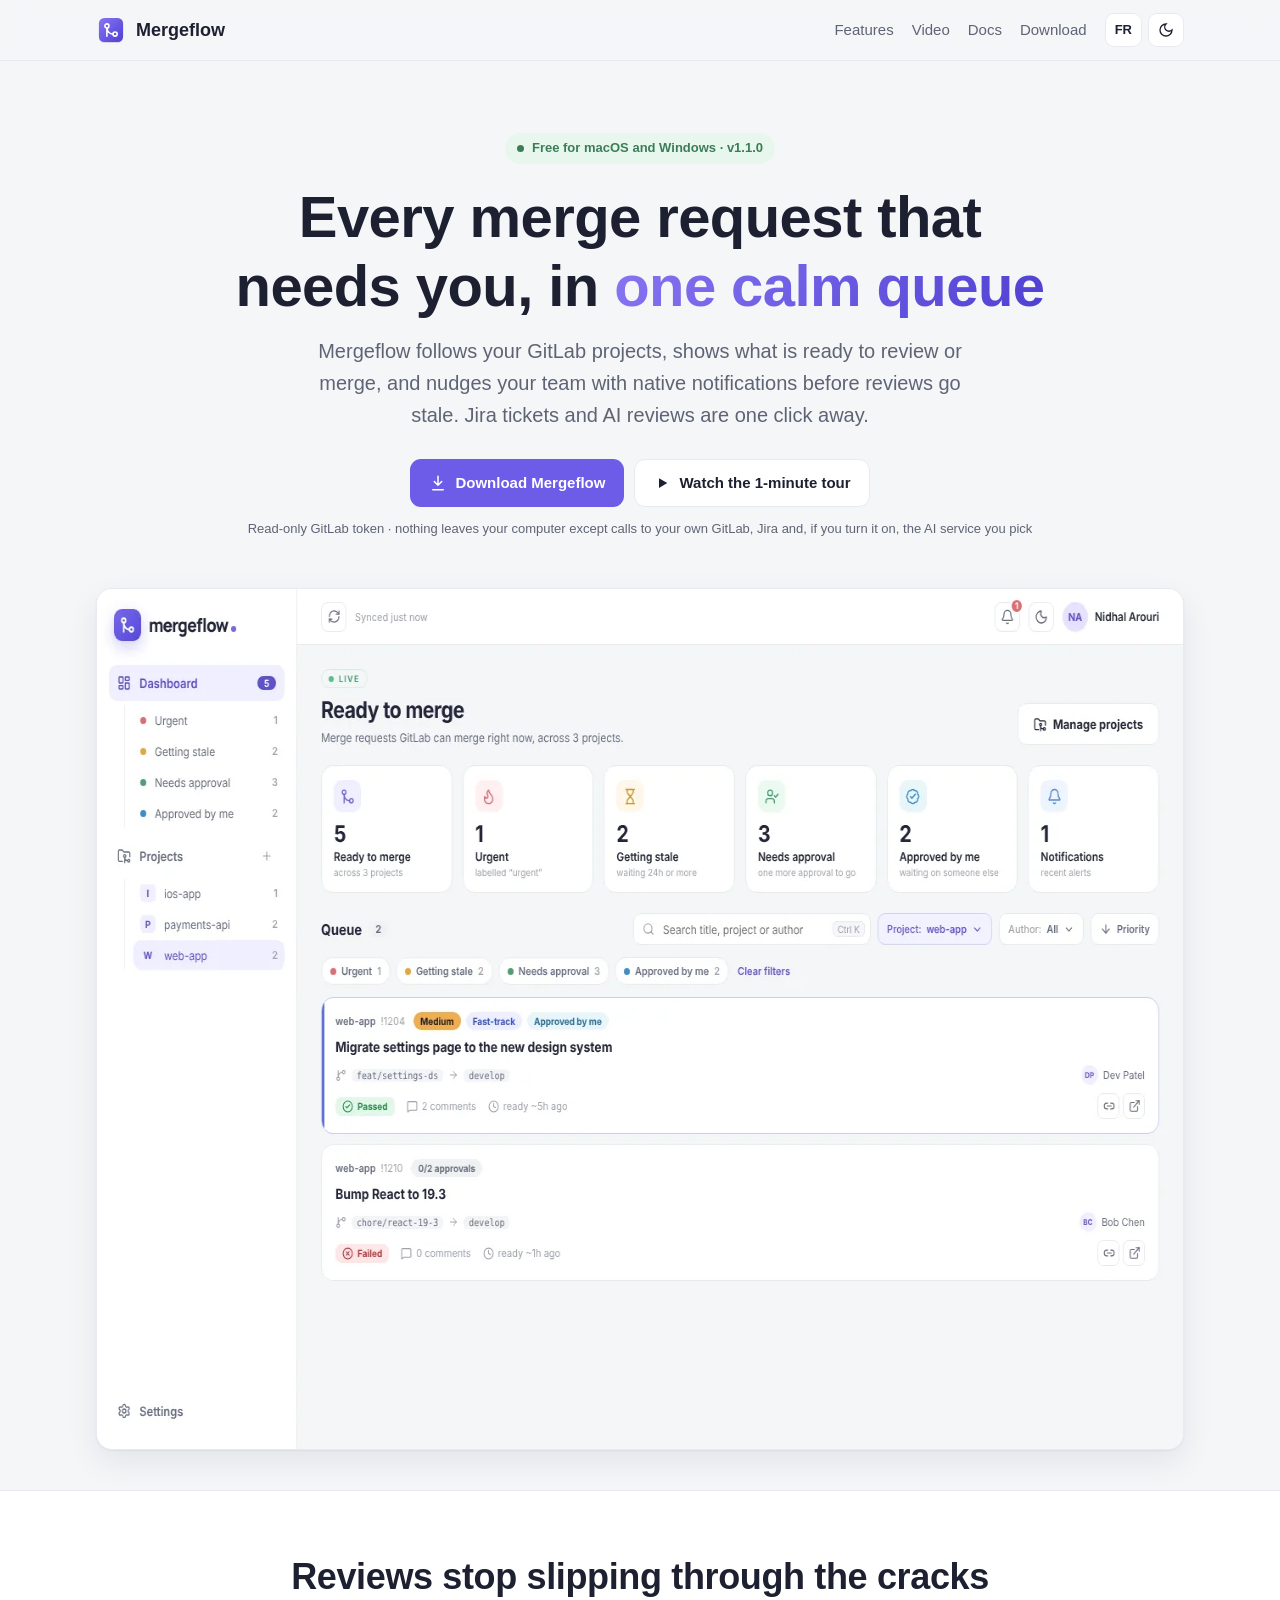
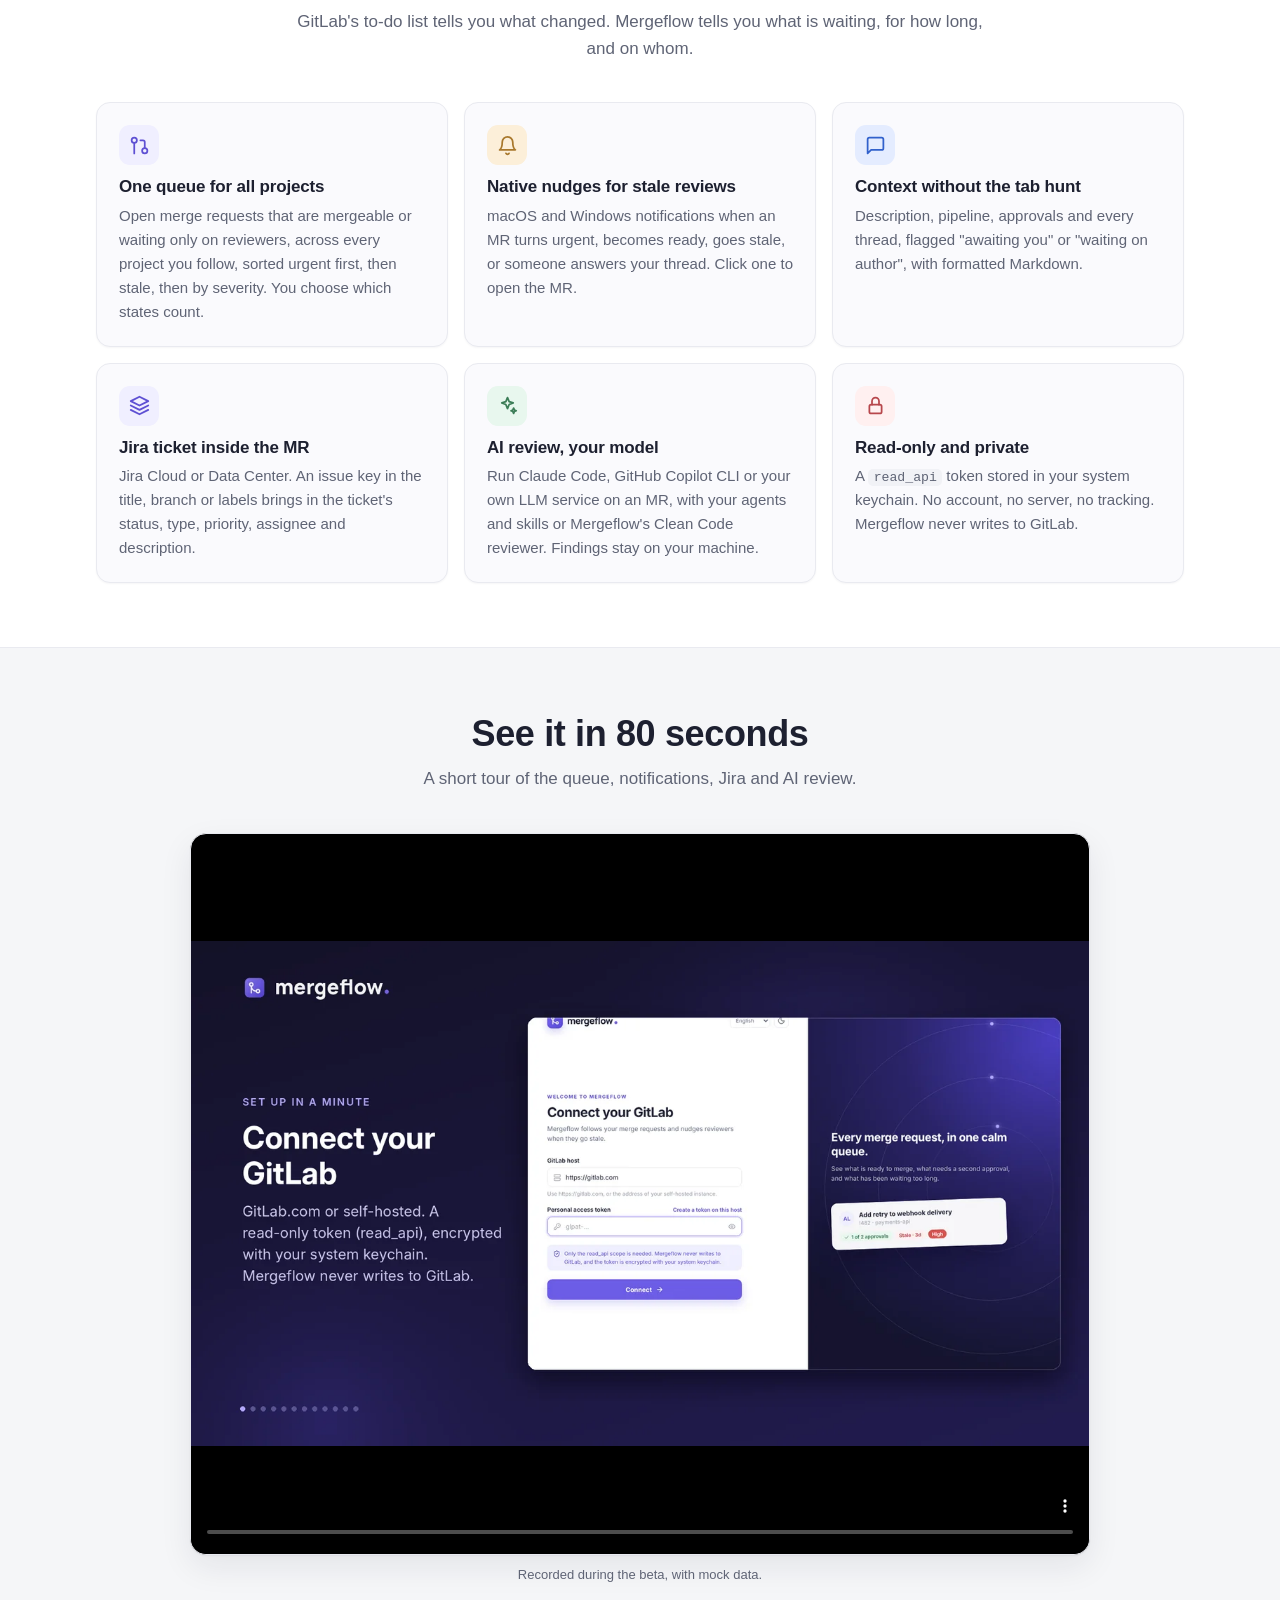
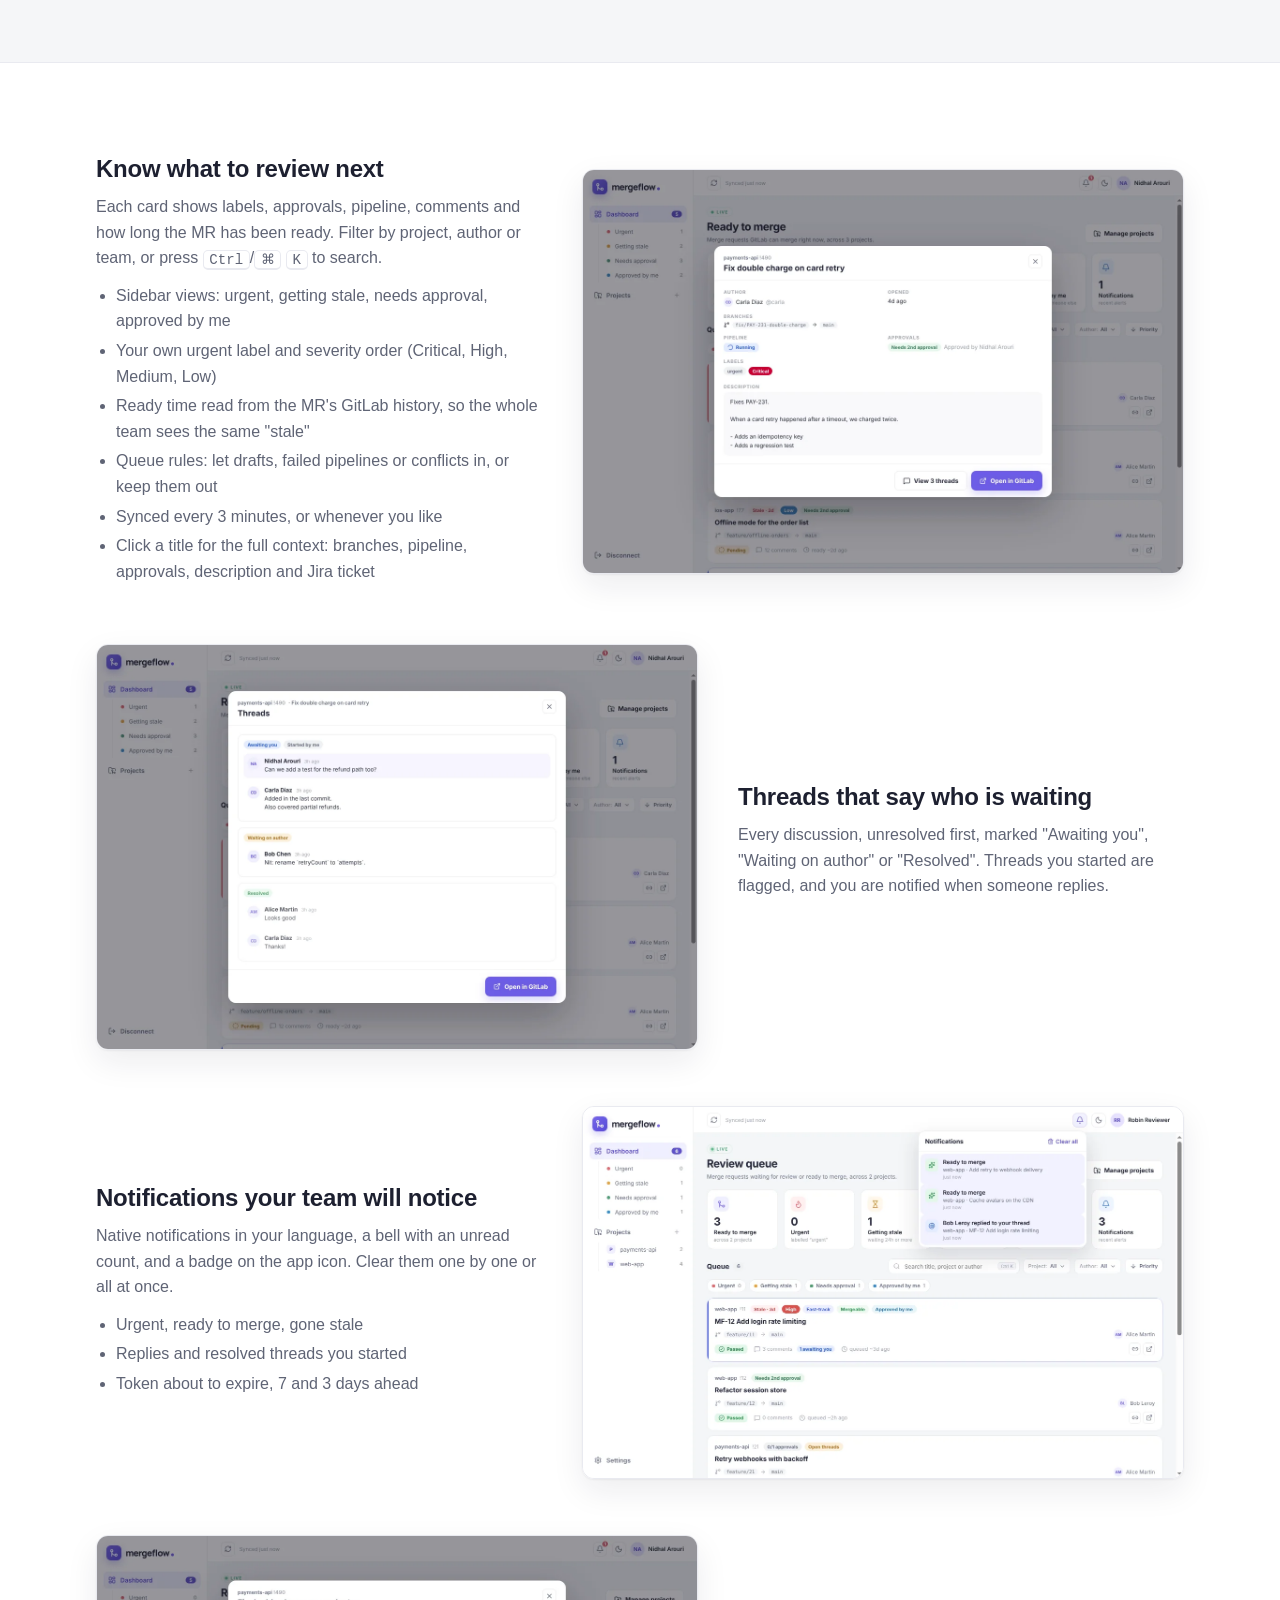
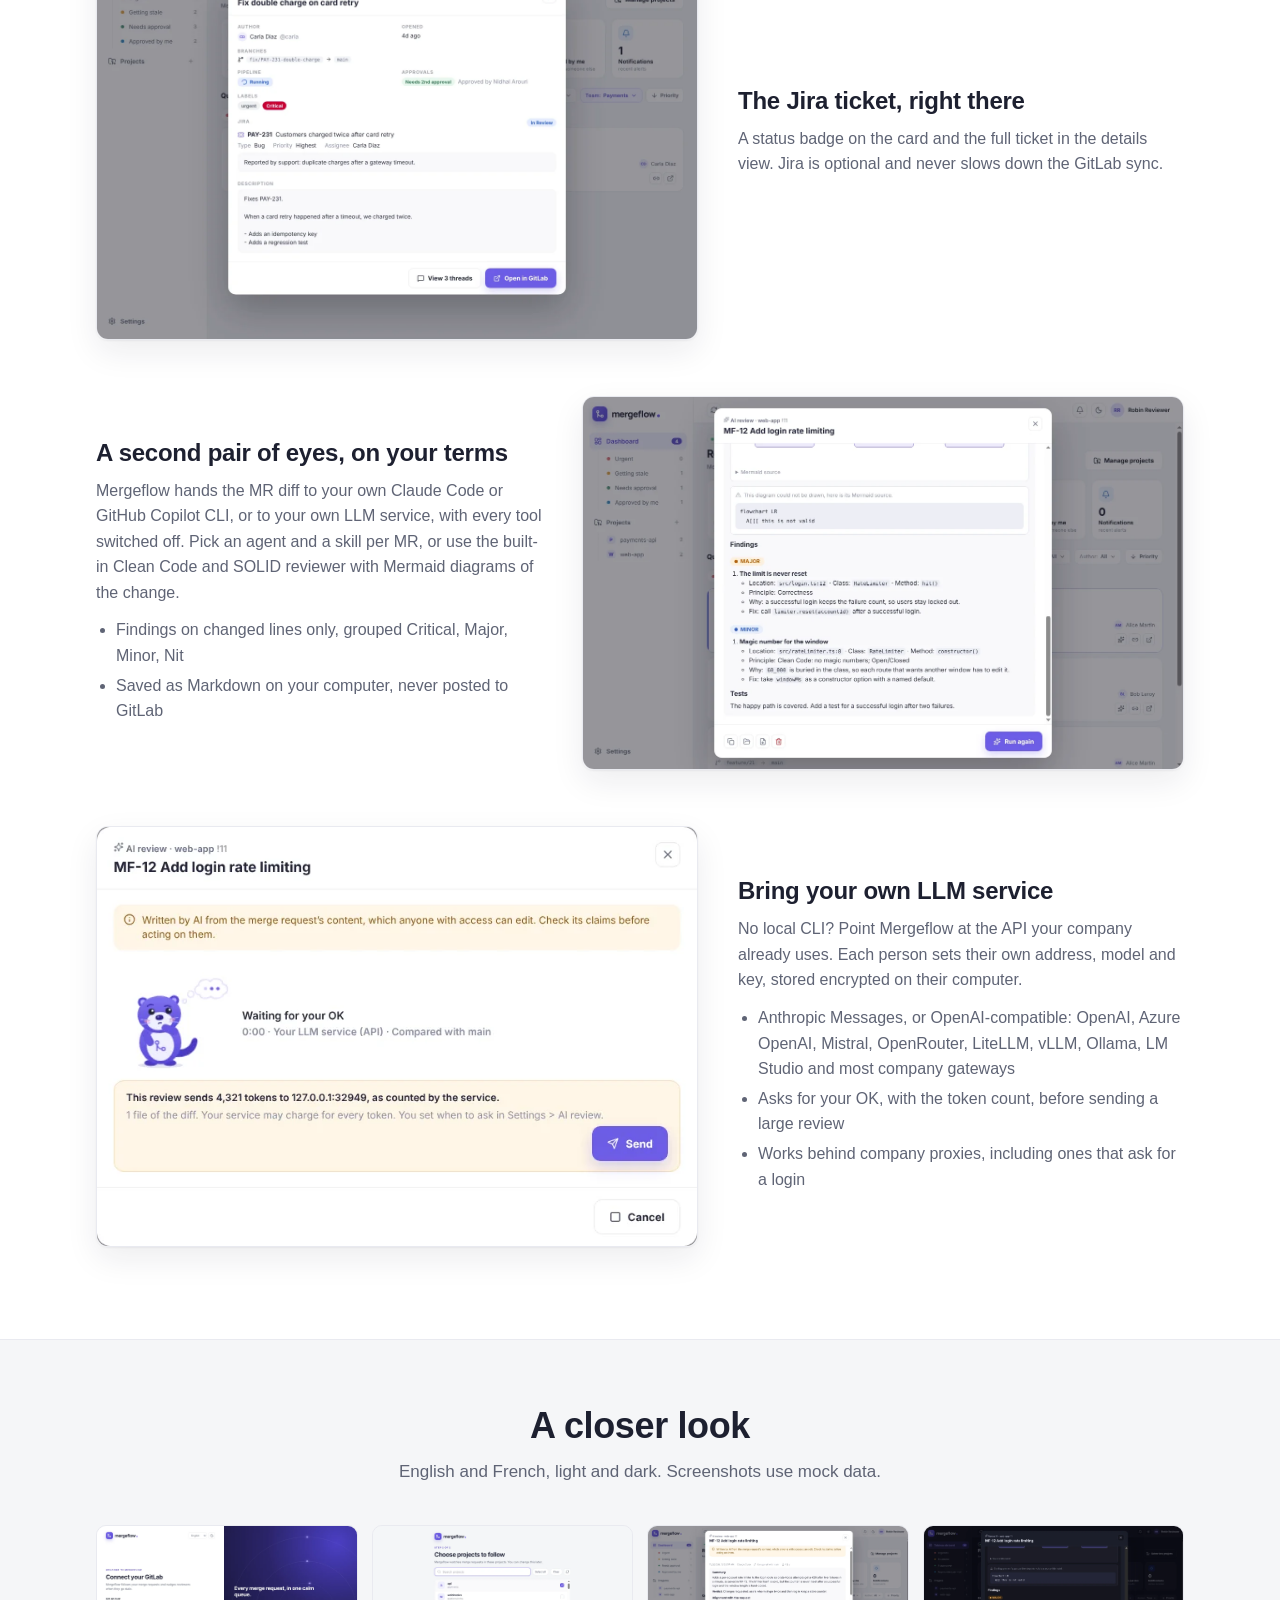
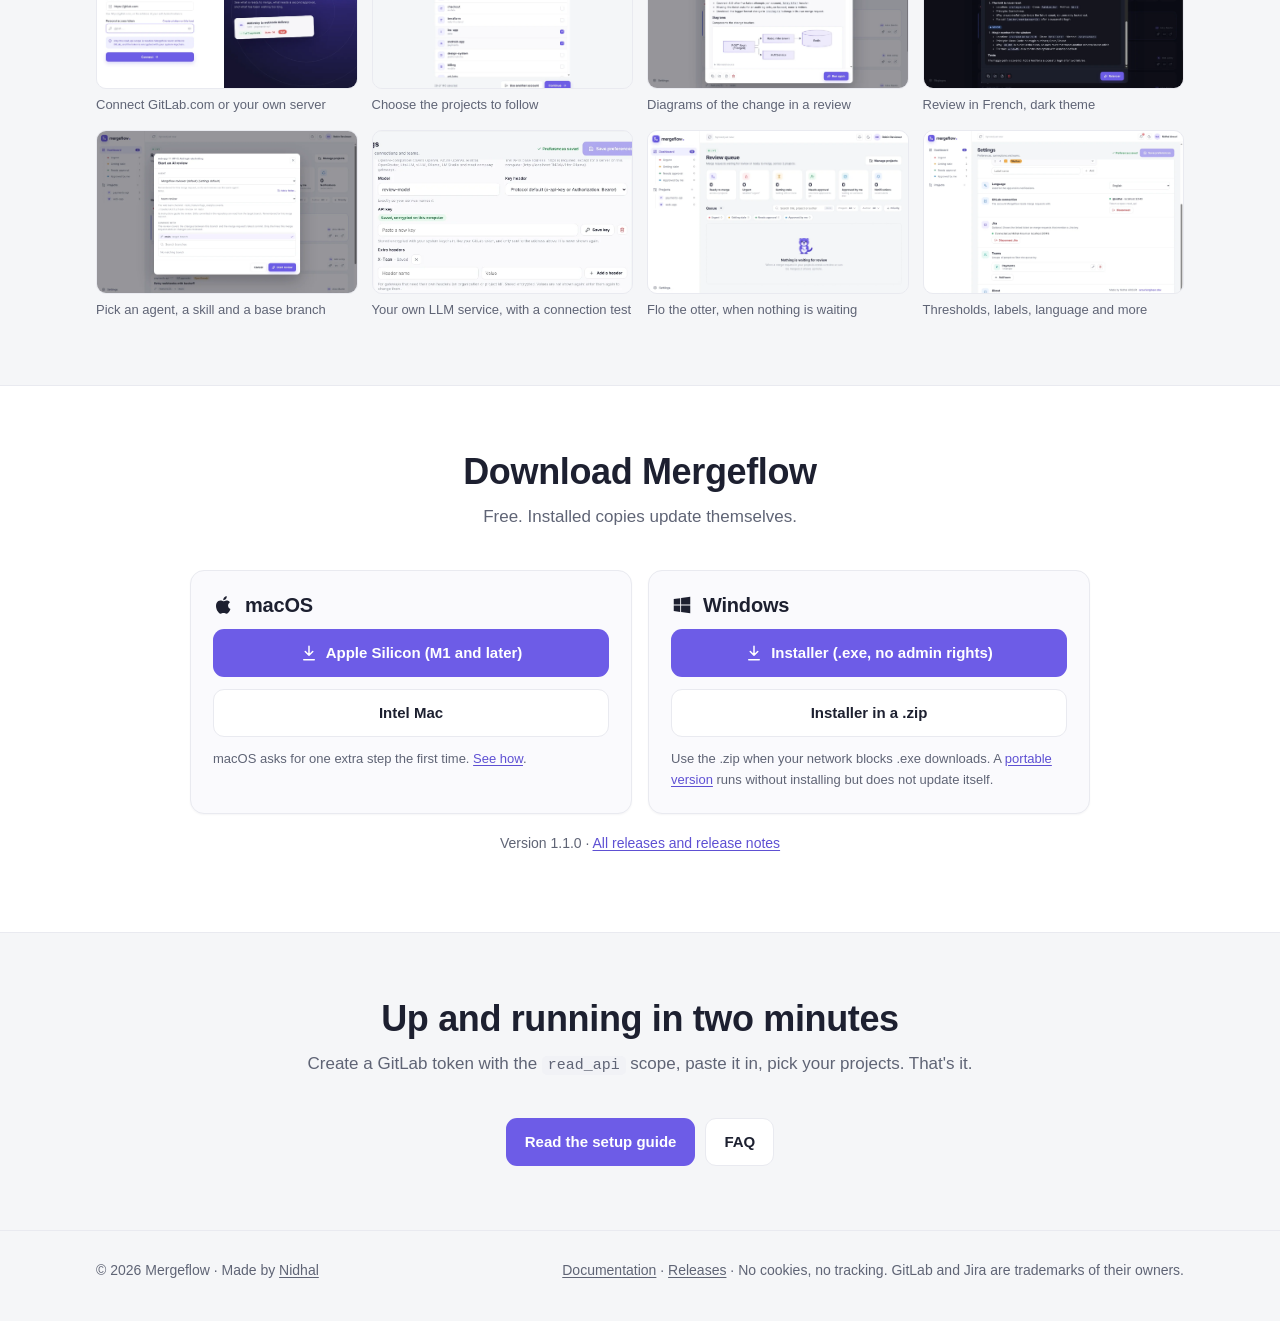
<file: site/index.html>
<!doctype html>
<html lang="en" data-lang="en">
<head>
  <meta charset="utf-8">
  <meta name="viewport" content="width=device-width, initial-scale=1">
  <title>Mergeflow: your GitLab merge requests, in one calm queue</title>
  <meta name="title-en" content="Mergeflow: your GitLab merge requests, in one calm queue">
  <meta name="title-fr" content="Mergeflow : vos merge requests GitLab, dans une seule file">
  <meta name="description" content="Mergeflow is a free desktop app for macOS and Windows that shows every GitLab merge request waiting for you, nudges your team about stale reviews with native notifications, shows linked Jira tickets and runs AI reviews with your own Claude Code, GitHub Copilot or LLM service.">
  <meta name="color-scheme" content="light dark">
  <meta property="og:title" content="Mergeflow">
  <meta property="og:description" content="Every GitLab merge request that needs you, in one calm queue. Native notifications for stale reviews, Jira context and AI review with your own CLI or LLM service.">
  <meta property="og:type" content="website">
  <meta property="og:image" content="assets/img/poster.webp">
  <link rel="icon" href="assets/img/icon.svg" type="image/svg+xml">
  <link rel="icon" href="assets/img/icon.png" type="image/png">
  <link rel="stylesheet" href="assets/site.css">
  <script src="assets/site.js"></script>
</head>
<body>
<a class="skip" href="#main"><span lang="en">Skip to content</span><span lang="fr">Aller au contenu</span></a>

<header class="top">
  <div class="wrap">
    <a class="brand" href="./"><img src="assets/img/icon.svg" alt="" width="30" height="30">Mergeflow</a>
    <nav class="nav" aria-label="Main">
      <a class="hide-sm" href="#features"><span lang="en">Features</span><span lang="fr">Fonctionnalités</span></a>
      <a class="hide-sm" href="#video"><span lang="en">Video</span><span lang="fr">Vidéo</span></a>
      <a href="docs.html"><span lang="en">Docs</span><span lang="fr">Docs</span></a>
      <a href="#download"><span lang="en">Download</span><span lang="fr">Télécharger</span></a>
      <div class="tools">
        <button class="icon-btn" id="lang-toggle" type="button" title="Français / English"><span lang="en">FR</span><span lang="fr">EN</span></button>
        <button class="icon-btn" id="theme-toggle" type="button" aria-label="Light or dark theme">
          <svg class="theme-light-icon" viewBox="0 0 24 24" fill="none" stroke="currentColor" stroke-width="2" stroke-linecap="round" aria-hidden="true"><path d="M12 3a6 6 0 0 0 9 9 9 9 0 1 1-9-9Z"/></svg>
          <svg class="theme-dark-icon" viewBox="0 0 24 24" fill="none" stroke="currentColor" stroke-width="2" stroke-linecap="round" aria-hidden="true"><circle cx="12" cy="12" r="4"/><path d="M12 2v2M12 20v2M4.9 4.9l1.4 1.4M17.7 17.7l1.4 1.4M2 12h2M20 12h2M6.3 17.7l-1.4 1.4M19.1 4.9l-1.4 1.4"/></svg>
        </button>
      </div>
    </nav>
  </div>
</header>

<main id="main">
  <!-- Hero -->
  <div class="hero">
    <div class="wrap">
      <span class="eyebrow"><span class="dot"></span><span lang="en">Free for macOS and Windows · v1.1.0</span><span lang="fr">Gratuit pour macOS et Windows · v1.1.0</span></span>
      <h1>
        <span lang="en">Every merge request that needs you, in <span class="grad">one calm queue</span></span>
        <span lang="fr">Toutes les merge requests qui vous attendent, dans <span class="grad">une seule file</span></span>
      </h1>
      <p class="lead">
        <span lang="en">Mergeflow follows your GitLab projects, shows what is ready to review or merge, and nudges your team with native notifications before reviews go stale. Jira tickets and AI reviews are one click away.</span>
        <span lang="fr">Mergeflow suit vos projets GitLab, montre ce qui est prêt à relire ou à fusionner, et relance l'équipe par des notifications natives avant qu'une revue ne traîne. Les tickets Jira et les revues IA sont à un clic.</span>
      </p>
      <div class="cta">
        <a class="btn btn-primary" href="#download">
          <svg viewBox="0 0 24 24" fill="none" stroke="currentColor" stroke-width="2" stroke-linecap="round" stroke-linejoin="round" aria-hidden="true"><path d="M12 3v12M7 10l5 5 5-5M5 21h14"/></svg>
          <span lang="en">Download Mergeflow</span><span lang="fr">Télécharger Mergeflow</span>
        </a>
        <a class="btn btn-ghost" href="#video">
          <svg viewBox="0 0 24 24" fill="currentColor" aria-hidden="true"><path d="M8 5.5v13l11-6.5z"/></svg>
          <span lang="en">Watch the 1-minute tour</span><span lang="fr">Voir la visite d'une minute</span>
        </a>
      </div>
      <p class="cta-note"><span lang="en">Read-only GitLab token · nothing leaves your computer except calls to your own GitLab, Jira and, if you turn it on, the AI service you pick</span><span lang="fr">Jeton GitLab en lecture seule · rien ne quitte votre ordinateur, sauf les appels à votre GitLab, à votre Jira et, si vous l'activez, au service IA choisi</span></p>
      <div class="shot">
        <img src="assets/img/sidebar.webp" width="1280" height="860" alt="Mergeflow dashboard: a queue of merge requests with urgent, stale and approval status, filters and a sidebar of projects">
      </div>
    </div>
  </div>

  <!-- Why -->
  <section id="features" class="alt">
    <div class="wrap">
      <div class="section-head">
        <h2><span lang="en">Reviews stop slipping through the cracks</span><span lang="fr">Plus aucune revue n'est oubliée</span></h2>
        <p><span lang="en">GitLab's to-do list tells you what changed. Mergeflow tells you what is waiting, for how long, and on whom.</span><span lang="fr">La liste de tâches de GitLab dit ce qui a changé. Mergeflow dit ce qui attend, depuis combien de temps, et qui doit agir.</span></p>
      </div>
      <div class="grid">
        <div class="card">
          <div class="ico purple"><svg viewBox="0 0 24 24" fill="none" stroke="currentColor" stroke-width="2" stroke-linecap="round" stroke-linejoin="round" aria-hidden="true"><circle cx="6" cy="6" r="3"/><circle cx="18" cy="18" r="3"/><path d="M6 9v12M13 6h3a2 2 0 0 1 2 2v7"/></svg></div>
          <h3><span lang="en">One queue for all projects</span><span lang="fr">Une file pour tous les projets</span></h3>
          <p><span lang="en">Open merge requests that are mergeable or waiting only on reviewers, across every project you follow, sorted urgent first, then stale, then by severity. You choose which states count.</span><span lang="fr">Les merge requests ouvertes, fusionnables ou qui n'attendent que des relecteurs, sur tous vos projets, triées : urgentes, puis en retard, puis par gravité. Vous choisissez les états retenus.</span></p>
        </div>
        <div class="card">
          <div class="ico amber"><svg viewBox="0 0 24 24" fill="none" stroke="currentColor" stroke-width="2" stroke-linecap="round" stroke-linejoin="round" aria-hidden="true"><path d="M6 8a6 6 0 0 1 12 0c0 7 3 9 3 9H3s3-2 3-9"/><path d="M10.3 21a1.9 1.9 0 0 0 3.4 0"/></svg></div>
          <h3><span lang="en">Native nudges for stale reviews</span><span lang="fr">Des relances natives pour les revues en retard</span></h3>
          <p><span lang="en">macOS and Windows notifications when an MR turns urgent, becomes ready, goes stale, or someone answers your thread. Click one to open the MR.</span><span lang="fr">Des notifications macOS et Windows quand une MR devient urgente, prête, en retard, ou qu'on répond à votre fil. Un clic ouvre la MR.</span></p>
        </div>
        <div class="card">
          <div class="ico blue"><svg viewBox="0 0 24 24" fill="none" stroke="currentColor" stroke-width="2" stroke-linecap="round" stroke-linejoin="round" aria-hidden="true"><path d="M21 15a2 2 0 0 1-2 2H7l-4 4V5a2 2 0 0 1 2-2h14a2 2 0 0 1 2 2z"/></svg></div>
          <h3><span lang="en">Context without the tab hunt</span><span lang="fr">Le contexte, sans chercher l'onglet</span></h3>
          <p><span lang="en">Description, pipeline, approvals and every thread, flagged "awaiting you" or "waiting on author", with formatted Markdown.</span><span lang="fr">Description, pipeline, approbations et chaque fil de discussion, marqué « vous attend » ou « attend l'auteur », avec le Markdown mis en forme.</span></p>
        </div>
        <div class="card">
          <div class="ico purple"><svg viewBox="0 0 24 24" fill="none" stroke="currentColor" stroke-width="2" stroke-linecap="round" stroke-linejoin="round" aria-hidden="true"><path d="M12 2 2 7l10 5 10-5-10-5Z"/><path d="m2 17 10 5 10-5M2 12l10 5 10-5"/></svg></div>
          <h3><span lang="en">Jira ticket inside the MR</span><span lang="fr">Le ticket Jira dans la MR</span></h3>
          <p><span lang="en">Jira Cloud or Data Center. An issue key in the title, branch or labels brings in the ticket's status, type, priority, assignee and description.</span><span lang="fr">Jira Cloud ou Data Center. Une clé de ticket dans le titre, la branche ou les labels affiche son statut, son type, sa priorité, son assigné et sa description.</span></p>
        </div>
        <div class="card">
          <div class="ico green"><svg viewBox="0 0 24 24" fill="none" stroke="currentColor" stroke-width="2" stroke-linecap="round" stroke-linejoin="round" aria-hidden="true"><path d="M12 3l1.9 4.6L18.5 9l-4.6 1.9L12 15.5l-1.9-4.6L5.5 9l4.6-1.4z"/><path d="M19 15l.9 2.1L22 18l-2.1.9L19 21l-.9-2.1L16 18l2.1-.9z"/></svg></div>
          <h3><span lang="en">AI review, your model</span><span lang="fr">Revue IA, avec votre modèle</span></h3>
          <p><span lang="en">Run Claude Code, GitHub Copilot CLI or your own LLM service on an MR, with your agents and skills or Mergeflow's Clean Code reviewer. Findings stay on your machine.</span><span lang="fr">Lancez Claude Code, GitHub Copilot CLI ou votre propre service LLM sur une MR, avec vos agents et vos skills ou le relecteur Clean Code de Mergeflow. Les remarques restent sur votre machine.</span></p>
        </div>
        <div class="card">
          <div class="ico red"><svg viewBox="0 0 24 24" fill="none" stroke="currentColor" stroke-width="2" stroke-linecap="round" stroke-linejoin="round" aria-hidden="true"><rect x="5" y="11" width="14" height="10" rx="2"/><path d="M8 11V7a4 4 0 0 1 8 0v4"/></svg></div>
          <h3><span lang="en">Read-only and private</span><span lang="fr">Lecture seule et privé</span></h3>
          <p><span lang="en">A <code>read_api</code> token stored in your system keychain. No account, no server, no tracking. Mergeflow never writes to GitLab.</span><span lang="fr">Un jeton <code>read_api</code> rangé dans le trousseau du système. Pas de compte, pas de serveur, pas de pistage. Mergeflow n'écrit jamais dans GitLab.</span></p>
        </div>
      </div>
    </div>
  </section>

  <!-- Video -->
  <section id="video">
    <div class="wrap">
      <div class="section-head">
        <h2><span lang="en">See it in 80 seconds</span><span lang="fr">Découvrez-le en 80 secondes</span></h2>
        <p><span lang="en">A short tour of the queue, notifications, Jira and AI review.</span><span lang="fr">Une courte visite de la file, des notifications, de Jira et de la revue IA.</span></p>
      </div>
      <div class="video-box">
        <video lang="en" controls preload="none" playsinline poster="assets/img/poster.webp" width="1280" height="720">
          <source src="assets/video/mergeflow-en.mp4" type="video/mp4">
          Your browser cannot play this video. <a href="assets/video/mergeflow-en.mp4">Download it</a>.
        </video>
        <video lang="fr" controls preload="none" playsinline poster="assets/img/poster.webp" width="1280" height="720">
          <source src="assets/video/mergeflow-fr.mp4" type="video/mp4">
          Votre navigateur ne peut pas lire cette vidéo. <a href="assets/video/mergeflow-fr.mp4">Téléchargez-la</a>.
        </video>
      </div>
      <p class="video-note"><span lang="en">Recorded during the beta, with mock data.</span><span lang="fr">Enregistrée pendant la bêta, avec des données fictives. Voix française entraînée sur le corpus SIWIS (CC BY 4.0).</span></p>
    </div>
  </section>

  <!-- Feature tour -->
  <section class="alt">
    <div class="wrap">
      <div class="feature">
        <div class="feature-text">
          <h3><span lang="en">Know what to review next</span><span lang="fr">Savoir quoi relire ensuite</span></h3>
          <p><span lang="en">Each card shows labels, approvals, pipeline, comments and how long the MR has been ready. Filter by project, author or team, or press <kbd>Ctrl</kbd>/<kbd>⌘</kbd> <kbd>K</kbd> to search.</span><span lang="fr">Chaque carte affiche les labels, les approbations, le pipeline, les commentaires et depuis quand la MR est prête. Filtrez par projet, auteur ou équipe, ou cherchez avec <kbd>Ctrl</kbd>/<kbd>⌘</kbd> <kbd>K</kbd>.</span></p>
          <ul>
            <li><span lang="en">Sidebar views: urgent, getting stale, needs approval, approved by me</span><span lang="fr">Vues : urgentes, bientôt en retard, à approuver, approuvées par moi</span></li>
            <li><span lang="en">Your own urgent label and severity order (Critical, High, Medium, Low)</span><span lang="fr">Votre label d'urgence et votre ordre de gravité (Critical, High, Medium, Low)</span></li>
            <li><span lang="en">Ready time read from the MR's GitLab history, so the whole team sees the same "stale"</span><span lang="fr">Heure « prête depuis » lue dans l'historique GitLab de la MR : toute l'équipe voit le même retard</span></li>
            <li><span lang="en">Queue rules: let drafts, failed pipelines or conflicts in, or keep them out</span><span lang="fr">Règles de la file : acceptez ou écartez brouillons, pipelines en échec et conflits</span></li>
            <li><span lang="en">Synced every 3 minutes, or whenever you like</span><span lang="fr">Synchronisé toutes les 3 minutes, ou à la demande</span></li>
            <li><span lang="en">Click a title for the full context: branches, pipeline, approvals, description and Jira ticket</span><span lang="fr">Un clic sur le titre affiche tout le contexte : branches, pipeline, approbations, description et ticket Jira</span></li>
          </ul>
        </div>
        <img src="assets/img/details.webp" width="1280" height="860" loading="lazy" alt="Merge request details with author, branches, pipeline, approvals, labels and the linked Jira ticket">
      </div>
      <div class="feature flip">
        <div class="feature-text">
          <h3><span lang="en">Threads that say who is waiting</span><span lang="fr">Des fils qui disent qui attend</span></h3>
          <p><span lang="en">Every discussion, unresolved first, marked "Awaiting you", "Waiting on author" or "Resolved". Threads you started are flagged, and you are notified when someone replies.</span><span lang="fr">Chaque discussion, les non résolues d'abord, marquée « Vous attend », « Attend l'auteur » ou « Résolue ». Les fils que vous avez ouverts sont signalés, et vous êtes prévenu quand quelqu'un répond.</span></p>
        </div>
        <img src="assets/img/threads.webp" width="1280" height="860" loading="lazy" alt="Threads modal listing discussions with their status">
      </div>
      <div class="feature">
        <div class="feature-text">
          <h3><span lang="en">Notifications your team will notice</span><span lang="fr">Des notifications que l'équipe remarque</span></h3>
          <p><span lang="en">Native notifications in your language, a bell with an unread count, and a badge on the app icon. Clear them one by one or all at once.</span><span lang="fr">Des notifications natives dans votre langue, une cloche avec le nombre de non-lues et un badge sur l'icône de l'application. Effacez-les une par une ou toutes d'un coup.</span></p>
          <ul>
            <li><span lang="en">Urgent, ready to merge, gone stale</span><span lang="fr">Urgente, prête à fusionner, en retard</span></li>
            <li><span lang="en">Replies and resolved threads you started</span><span lang="fr">Réponses et résolutions sur vos fils</span></li>
            <li><span lang="en">Token about to expire, 7 and 3 days ahead</span><span lang="fr">Jeton bientôt expiré, 7 et 3 jours avant</span></li>
          </ul>
        </div>
        <img src="assets/img/notifications.webp" width="1280" height="793" loading="lazy" alt="Notification popover with recent events and a Clear all button">
      </div>
      <div class="feature flip">
        <div class="feature-text">
          <h3><span lang="en">The Jira ticket, right there</span><span lang="fr">Le ticket Jira, juste là</span></h3>
          <p><span lang="en">A status badge on the card and the full ticket in the details view. Jira is optional and never slows down the GitLab sync.</span><span lang="fr">Un badge de statut sur la carte et le ticket complet dans le détail. Jira est facultatif et ne ralentit jamais la synchronisation GitLab.</span></p>
        </div>
        <img src="assets/img/jira.webp" width="1280" height="860" loading="lazy" alt="Merge request details with the linked Jira ticket">
      </div>
      <div class="feature">
        <div class="feature-text">
          <h3><span lang="en">A second pair of eyes, on your terms</span><span lang="fr">Un deuxième avis, à vos conditions</span></h3>
          <p><span lang="en">Mergeflow hands the MR diff to your own Claude Code or GitHub Copilot CLI, or to your own LLM service, with every tool switched off. Pick an agent and a skill per MR, or use the built-in Clean Code and SOLID reviewer with Mermaid diagrams of the change.</span><span lang="fr">Mergeflow confie le diff de la MR à votre propre Claude Code ou GitHub Copilot CLI, ou à votre propre service LLM, tous les outils désactivés. Choisissez un agent et un skill par MR, ou le relecteur intégré Clean Code et SOLID, avec des diagrammes Mermaid du changement.</span></p>
          <ul>
            <li><span lang="en">Findings on changed lines only, grouped Critical, Major, Minor, Nit</span><span lang="fr">Remarques sur les lignes modifiées uniquement, classées Critical, Major, Minor, Nit</span></li>
            <li><span lang="en">Saved as Markdown on your computer, never posted to GitLab</span><span lang="fr">Enregistrées en Markdown sur votre ordinateur, jamais publiées dans GitLab</span></li>
          </ul>
        </div>
        <img src="assets/img/review-findings.webp" width="1280" height="793" loading="lazy" alt="AI review viewer with findings grouped by severity">
      </div>
      <div class="feature flip">
        <div class="feature-text">
          <h3><span lang="en">Bring your own LLM service</span><span lang="fr">Votre propre service LLM</span></h3>
          <p><span lang="en">No local CLI? Point Mergeflow at the API your company already uses. Each person sets their own address, model and key, stored encrypted on their computer.</span><span lang="fr">Pas de CLI sur votre poste ? Branchez Mergeflow sur l'API que votre entreprise utilise déjà. Chacun saisit son adresse, son modèle et sa clé, chiffrée sur son ordinateur.</span></p>
          <ul>
            <li><span lang="en">Anthropic Messages, or OpenAI-compatible: OpenAI, Azure OpenAI, Mistral, OpenRouter, LiteLLM, vLLM, Ollama, LM Studio and most company gateways</span><span lang="fr">Anthropic Messages, ou compatible OpenAI : OpenAI, Azure OpenAI, Mistral, OpenRouter, LiteLLM, vLLM, Ollama, LM Studio et la plupart des passerelles d'entreprise</span></li>
            <li><span lang="en">Asks for your OK, with the token count, before sending a large review</span><span lang="fr">Demande votre accord, avec le nombre de tokens, avant d'envoyer une grosse revue</span></li>
            <li><span lang="en">Works behind company proxies, including ones that ask for a login</span><span lang="fr">Fonctionne derrière un proxy d'entreprise, même s'il demande un identifiant</span></li>
          </ul>
        </div>
        <img class="shot-light" src="assets/img/llm-confirm-light.webp" width="720" height="503" loading="lazy" alt="AI review waiting for your OK: Flo the otter thinks while the dialog shows how many tokens the review will send to your LLM service">
        <img class="shot-dark" src="assets/img/llm-confirm-dark.webp" width="720" height="503" loading="lazy" alt="AI review waiting for your OK, dark theme">
      </div>
    </div>
  </section>

  <!-- Gallery -->
  <section id="screenshots">
    <div class="wrap">
      <div class="section-head">
        <h2><span lang="en">A closer look</span><span lang="fr">De plus près</span></h2>
        <p><span lang="en">English and French, light and dark. Screenshots use mock data.</span><span lang="fr">En français et en anglais, en clair et en sombre. Les captures utilisent des données fictives.</span></p>
      </div>
      <div class="gallery">
        <figure><a href="assets/img/welcome.webp"><img src="assets/img/welcome.webp" loading="lazy" width="1180" height="780" alt="Welcome page"></a><figcaption><span lang="en">Connect GitLab.com or your own server</span><span lang="fr">Connectez GitLab.com ou votre serveur</span></figcaption></figure>
        <figure><a href="assets/img/projects.webp"><img src="assets/img/projects.webp" loading="lazy" width="1180" height="780" alt="Project chooser"></a><figcaption><span lang="en">Choose the projects to follow</span><span lang="fr">Choisissez les projets à suivre</span></figcaption></figure>
        <figure><a href="assets/img/review-diagrams.webp"><img src="assets/img/review-diagrams.webp" loading="lazy" width="1280" height="793" alt="AI review with Mermaid diagrams"></a><figcaption><span lang="en">Diagrams of the change in a review</span><span lang="fr">Diagrammes du changement dans une revue</span></figcaption></figure>
        <figure><a href="assets/img/review-dark-fr.webp"><img src="assets/img/review-dark-fr.webp" loading="lazy" width="1280" height="793" alt="AI review in French, dark theme"></a><figcaption><span lang="en">Review in French, dark theme</span><span lang="fr">Revue en français, thème sombre</span></figcaption></figure>
        <figure><a href="assets/img/ai-start.webp"><img src="assets/img/ai-start.webp" loading="lazy" width="1280" height="820" alt="Start an AI review: pick agent, skill and base branch"></a><figcaption><span lang="en">Pick an agent, a skill and a base branch</span><span lang="fr">Choisissez un agent, un skill et une branche de base</span></figcaption></figure>
        <figure><a class="shot-light" href="assets/img/llm-settings-light.webp"><img src="assets/img/llm-settings-light.webp" loading="lazy" width="781" height="696" alt="Settings for your own LLM service: model, key header, API key, extra headers and token limits"></a><a class="shot-dark" href="assets/img/llm-settings-dark.webp"><img src="assets/img/llm-settings-dark.webp" loading="lazy" width="781" height="696" alt="Settings for your own LLM service: model, key header, API key, extra headers and token limits, dark theme"></a><figcaption><span lang="en">Your own LLM service, with a connection test</span><span lang="fr">Votre propre service LLM, avec un test de connexion</span></figcaption></figure>
        <figure><a class="shot-light" href="assets/img/flo-empty-light.webp"><img src="assets/img/flo-empty-light.webp" loading="lazy" width="1180" height="753" alt="Empty queue with Flo the otter waving"></a><a class="shot-dark" href="assets/img/flo-empty-dark.webp"><img src="assets/img/flo-empty-dark.webp" loading="lazy" width="1180" height="753" alt="Empty queue with Flo the otter waving, dark theme"></a><figcaption><span lang="en">Flo the otter, when nothing is waiting</span><span lang="fr">Flo la loutre, quand rien n'attend</span></figcaption></figure>
        <figure><a href="assets/img/settings.webp"><img src="assets/img/settings.webp" loading="lazy" width="1280" height="860" alt="Settings"></a><figcaption><span lang="en">Thresholds, labels, language and more</span><span lang="fr">Seuils, labels, langue et plus</span></figcaption></figure>
      </div>
    </div>
  </section>

  <!-- Download -->
  <section id="download" class="alt">
    <div class="wrap">
      <div class="section-head">
        <h2><span lang="en">Download Mergeflow</span><span lang="fr">Télécharger Mergeflow</span></h2>
        <p><span lang="en">Free. Installed copies update themselves.</span><span lang="fr">Gratuit. Les copies installées se mettent à jour toutes seules.</span></p>
      </div>
      <div class="dl-grid">
        <div class="card dl" data-os="mac">
          <h3><svg viewBox="0 0 24 24" fill="currentColor" aria-hidden="true"><path d="M16.4 12.6c0-2.4 2-3.6 2.1-3.7-1.1-1.7-2.9-1.9-3.5-1.9-1.5-.2-2.9.9-3.7.9-.8 0-1.9-.8-3.2-.8-1.6 0-3.1 1-4 2.4-1.7 3-.4 7.3 1.2 9.7.8 1.2 1.8 2.5 3 2.4 1.2 0 1.7-.8 3.2-.8s1.9.8 3.2.8c1.3 0 2.2-1.2 3-2.4.9-1.4 1.3-2.7 1.3-2.8 0 0-2.6-1-2.6-3.8ZM14 5.4c.7-.8 1.1-1.9 1-3-.9 0-2.1.6-2.8 1.4-.6.7-1.2 1.8-1 2.9 1.1.1 2.1-.5 2.8-1.3Z"/></svg>macOS <span class="badge"><span lang="en">Your system</span><span lang="fr">Votre système</span></span></h3>
          <a class="btn btn-primary" href="https://github.com/Iruora/mergeflow-releases/releases/download/v1.1.0/Mergeflow-1.1.0-arm64.dmg"><svg viewBox="0 0 24 24" fill="none" stroke="currentColor" stroke-width="2" stroke-linecap="round" stroke-linejoin="round" aria-hidden="true"><path d="M12 3v12M7 10l5 5 5-5M5 21h14"/></svg><span lang="en">Apple Silicon (M1 and later)</span><span lang="fr">Apple Silicon (M1 et suivants)</span></a>
          <a class="btn btn-ghost" href="https://github.com/Iruora/mergeflow-releases/releases/download/v1.1.0/Mergeflow-1.1.0-x64.dmg"><span lang="en">Intel Mac</span><span lang="fr">Mac Intel</span></a>
          <small><span lang="en">macOS asks for one extra step the first time. <a href="docs.html#install-mac">See how</a>.</span><span lang="fr">macOS demande une étape de plus la première fois. <a href="docs.html#install-mac">Voir comment</a>.</span></small>
        </div>
        <div class="card dl" data-os="win">
          <h3><svg viewBox="0 0 24 24" fill="currentColor" aria-hidden="true"><path d="M3 5.5 10 4.5v7H3zM11 4.3 21 3v8.5H11zM3 12.5h7v7l-7-1zM11 12.5h10V21l-10-1.4z"/></svg>Windows <span class="badge"><span lang="en">Your system</span><span lang="fr">Votre système</span></span></h3>
          <a class="btn btn-primary" href="https://github.com/Iruora/mergeflow-releases/releases/download/v1.1.0/Mergeflow-Setup-1.1.0.exe"><svg viewBox="0 0 24 24" fill="none" stroke="currentColor" stroke-width="2" stroke-linecap="round" stroke-linejoin="round" aria-hidden="true"><path d="M12 3v12M7 10l5 5 5-5M5 21h14"/></svg><span lang="en">Installer (.exe, no admin rights)</span><span lang="fr">Installeur (.exe, sans droits admin)</span></a>
          <a class="btn btn-ghost" href="https://github.com/Iruora/mergeflow-releases/releases/download/v1.1.0/Mergeflow-Setup-1.1.0.zip"><span lang="en">Installer in a .zip</span><span lang="fr">Installeur dans un .zip</span></a>
          <small><span lang="en">Use the .zip when your network blocks .exe downloads. A <a href="https://github.com/Iruora/mergeflow-releases/releases/download/v1.1.0/Mergeflow-1.1.0-win.zip">portable version</a> runs without installing but does not update itself.</span><span lang="fr">Prenez le .zip si votre réseau bloque les .exe. Une <a href="https://github.com/Iruora/mergeflow-releases/releases/download/v1.1.0/Mergeflow-1.1.0-win.zip">version portable</a> se lance sans installation, mais ne se met pas à jour.</span></small>
        </div>
      </div>
      <p class="version-line"><span lang="en">Version 1.1.0 ·</span><span lang="fr">Version 1.1.0 ·</span> <a href="https://github.com/Iruora/mergeflow-releases/releases"><span lang="en">All releases and release notes</span><span lang="fr">Toutes les versions</span></a></p>
    </div>
  </section>

  <!-- Docs teaser -->
  <section>
    <div class="wrap">
      <div class="section-head">
        <h2><span lang="en">Up and running in two minutes</span><span lang="fr">Prêt en deux minutes</span></h2>
        <p><span lang="en">Create a GitLab token with the <code>read_api</code> scope, paste it in, pick your projects. That's it.</span><span lang="fr">Créez un jeton GitLab avec le scope <code>read_api</code>, collez-le, choisissez vos projets. C'est tout.</span></p>
      </div>
      <div class="cta">
        <a class="btn btn-primary" href="docs.html#gitlab"><span lang="en">Read the setup guide</span><span lang="fr">Lire le guide d'installation</span></a>
        <a class="btn btn-ghost" href="docs.html#faq"><span lang="en">FAQ</span><span lang="fr">FAQ</span></a>
      </div>
    </div>
  </section>
</main>

<footer>
  <div class="wrap">
    <span>© <span id="year">2026</span> Mergeflow · <span lang="en">Made by</span><span lang="fr">Créé par</span> <a href="https://arouriengineer.dev">Nidhal</a></span>
    <span><a href="docs.html"><span lang="en">Documentation</span><span lang="fr">Documentation</span></a> · <a href="https://github.com/Iruora/mergeflow-releases/releases">Releases</a> · <span lang="en">No cookies, no tracking.</span><span lang="fr">Ni cookies, ni pistage.</span> <span lang="en">GitLab and Jira are trademarks of their owners.</span><span lang="fr">GitLab et Jira sont des marques de leurs propriétaires.</span></span>
  </div>
</footer>
</body>
</html>
</file>
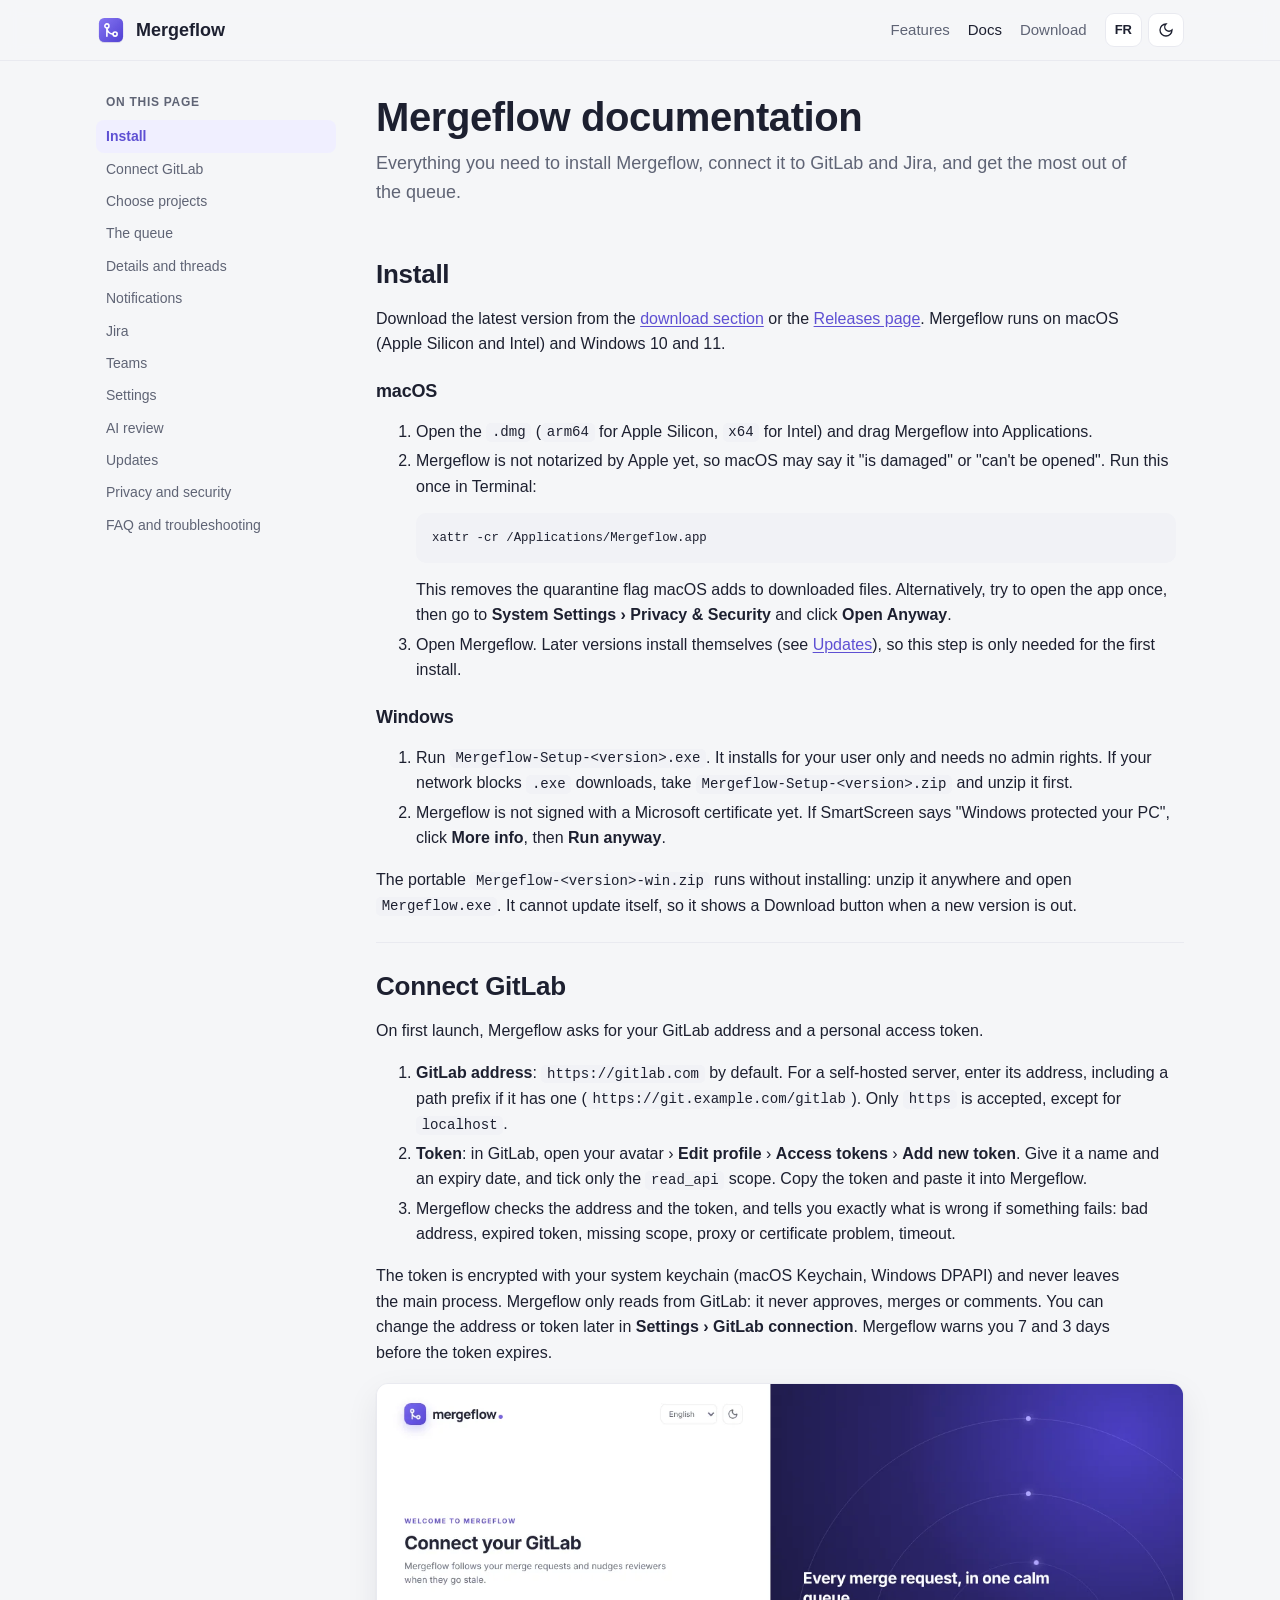
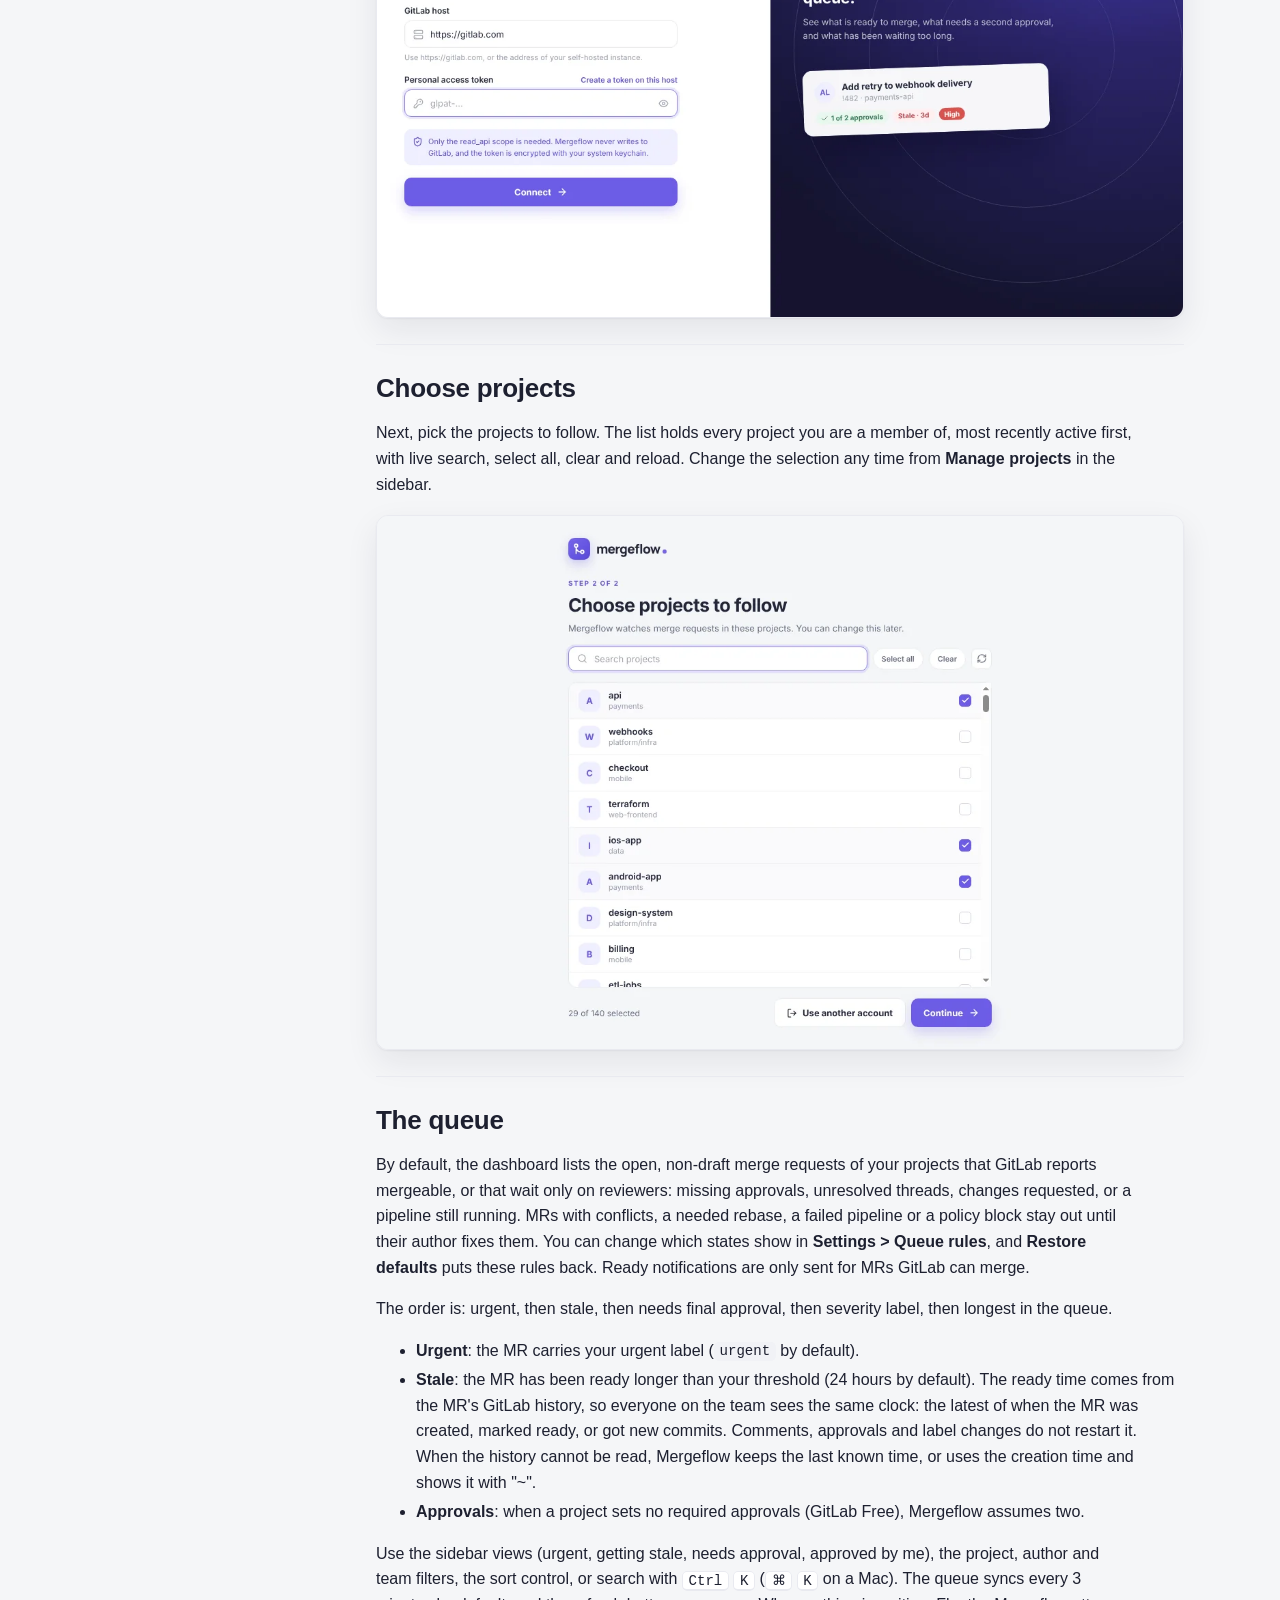
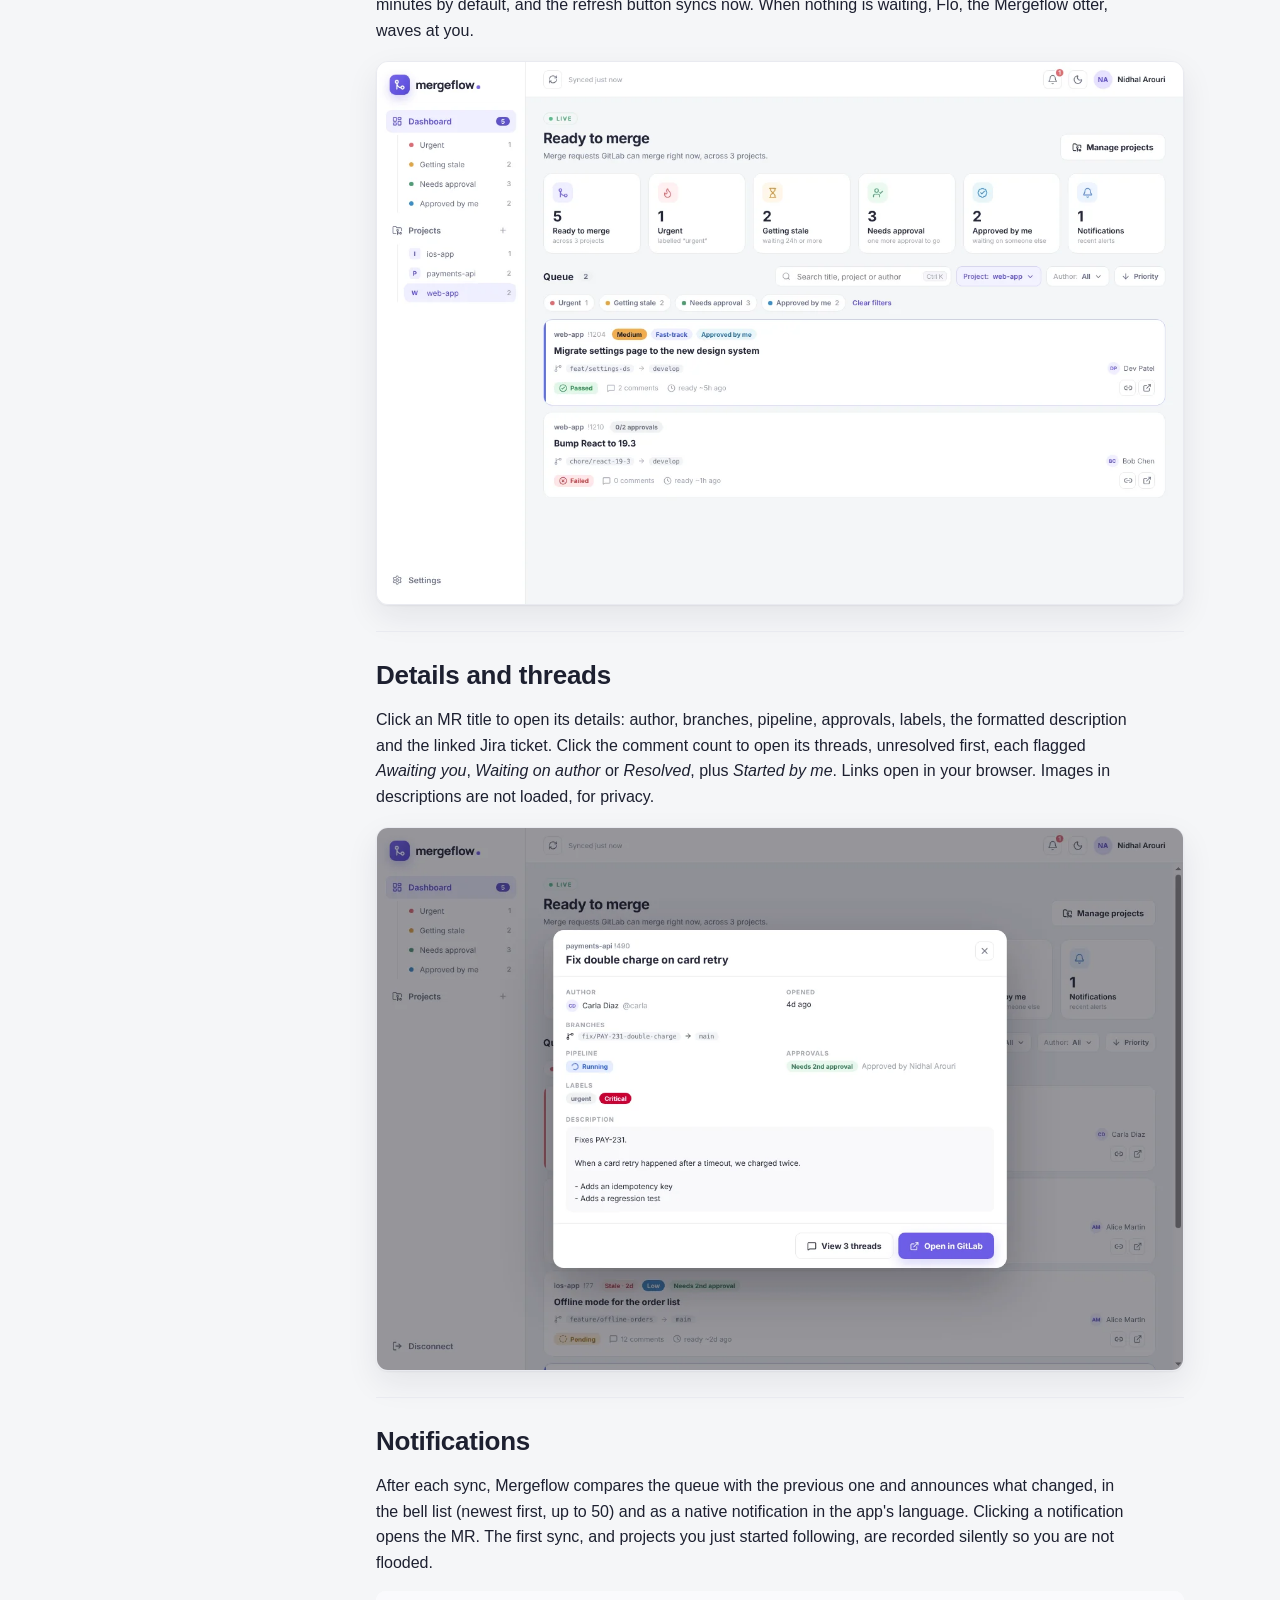
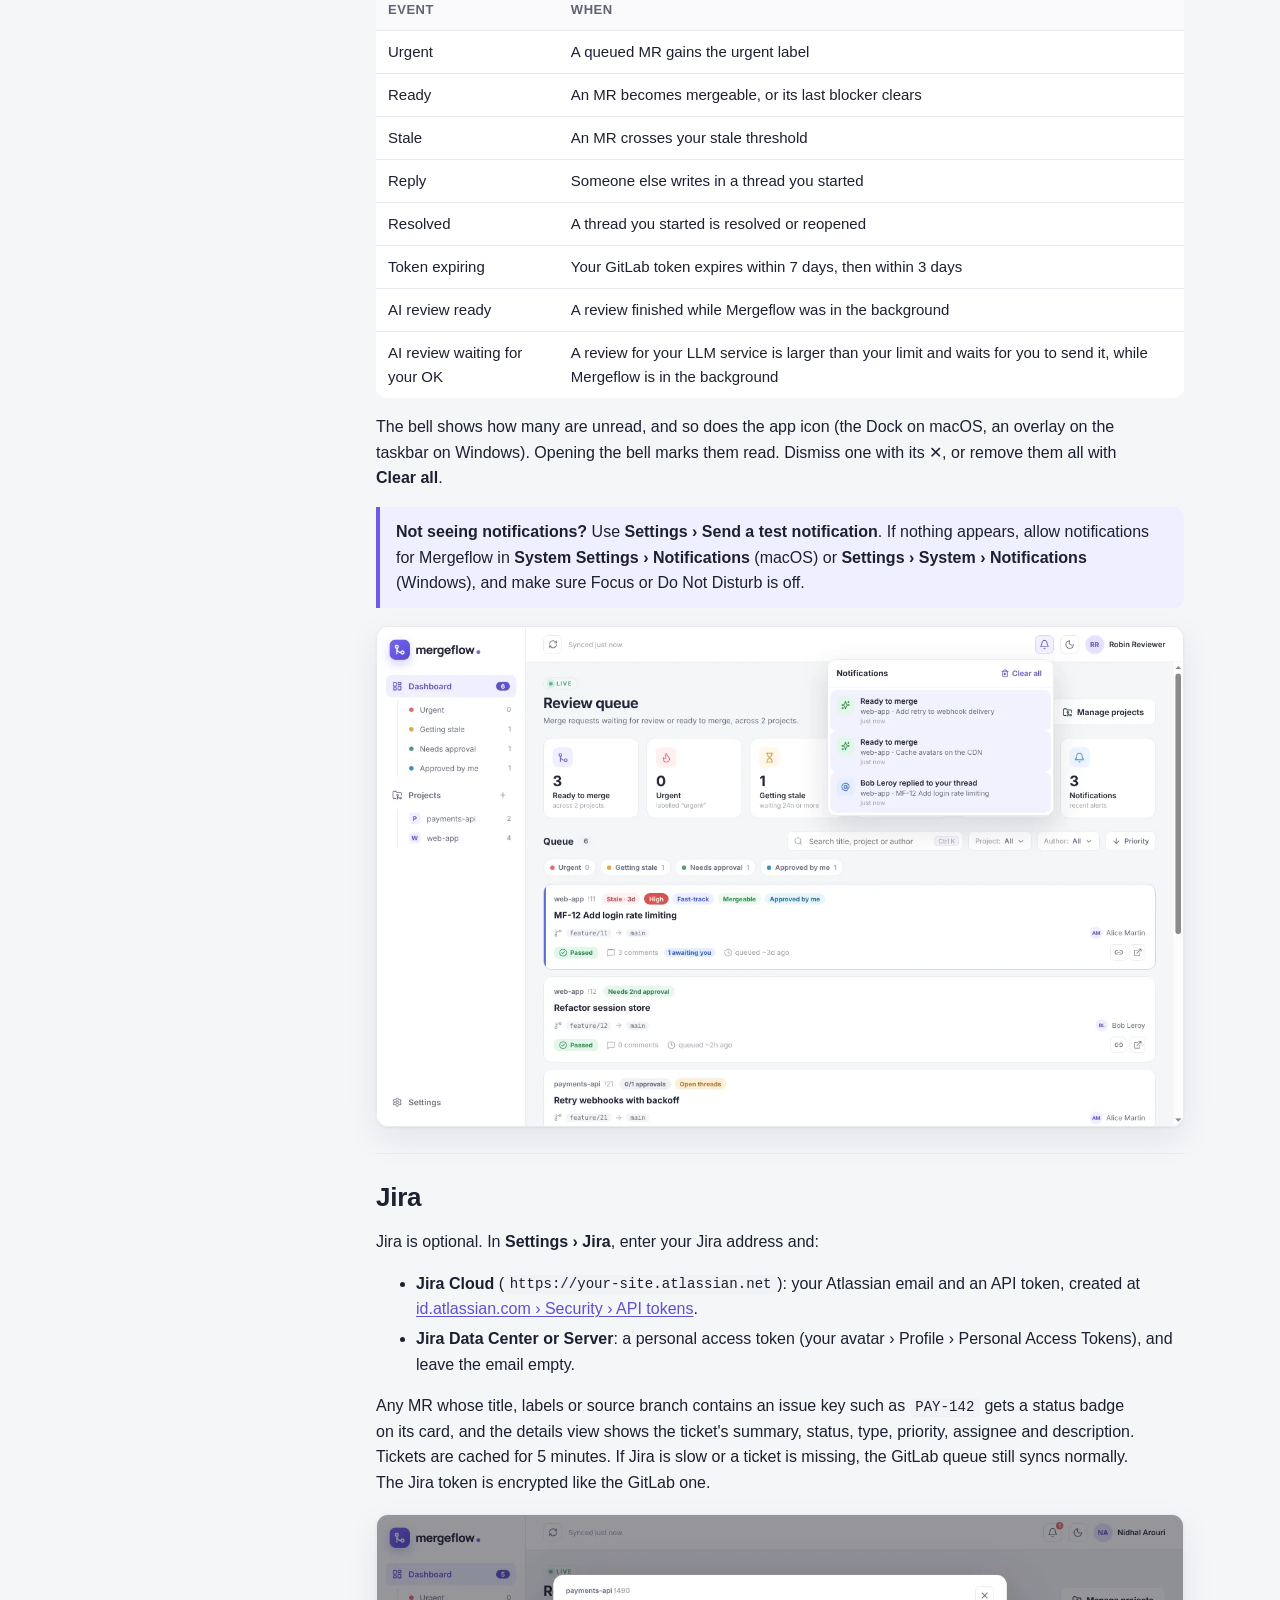
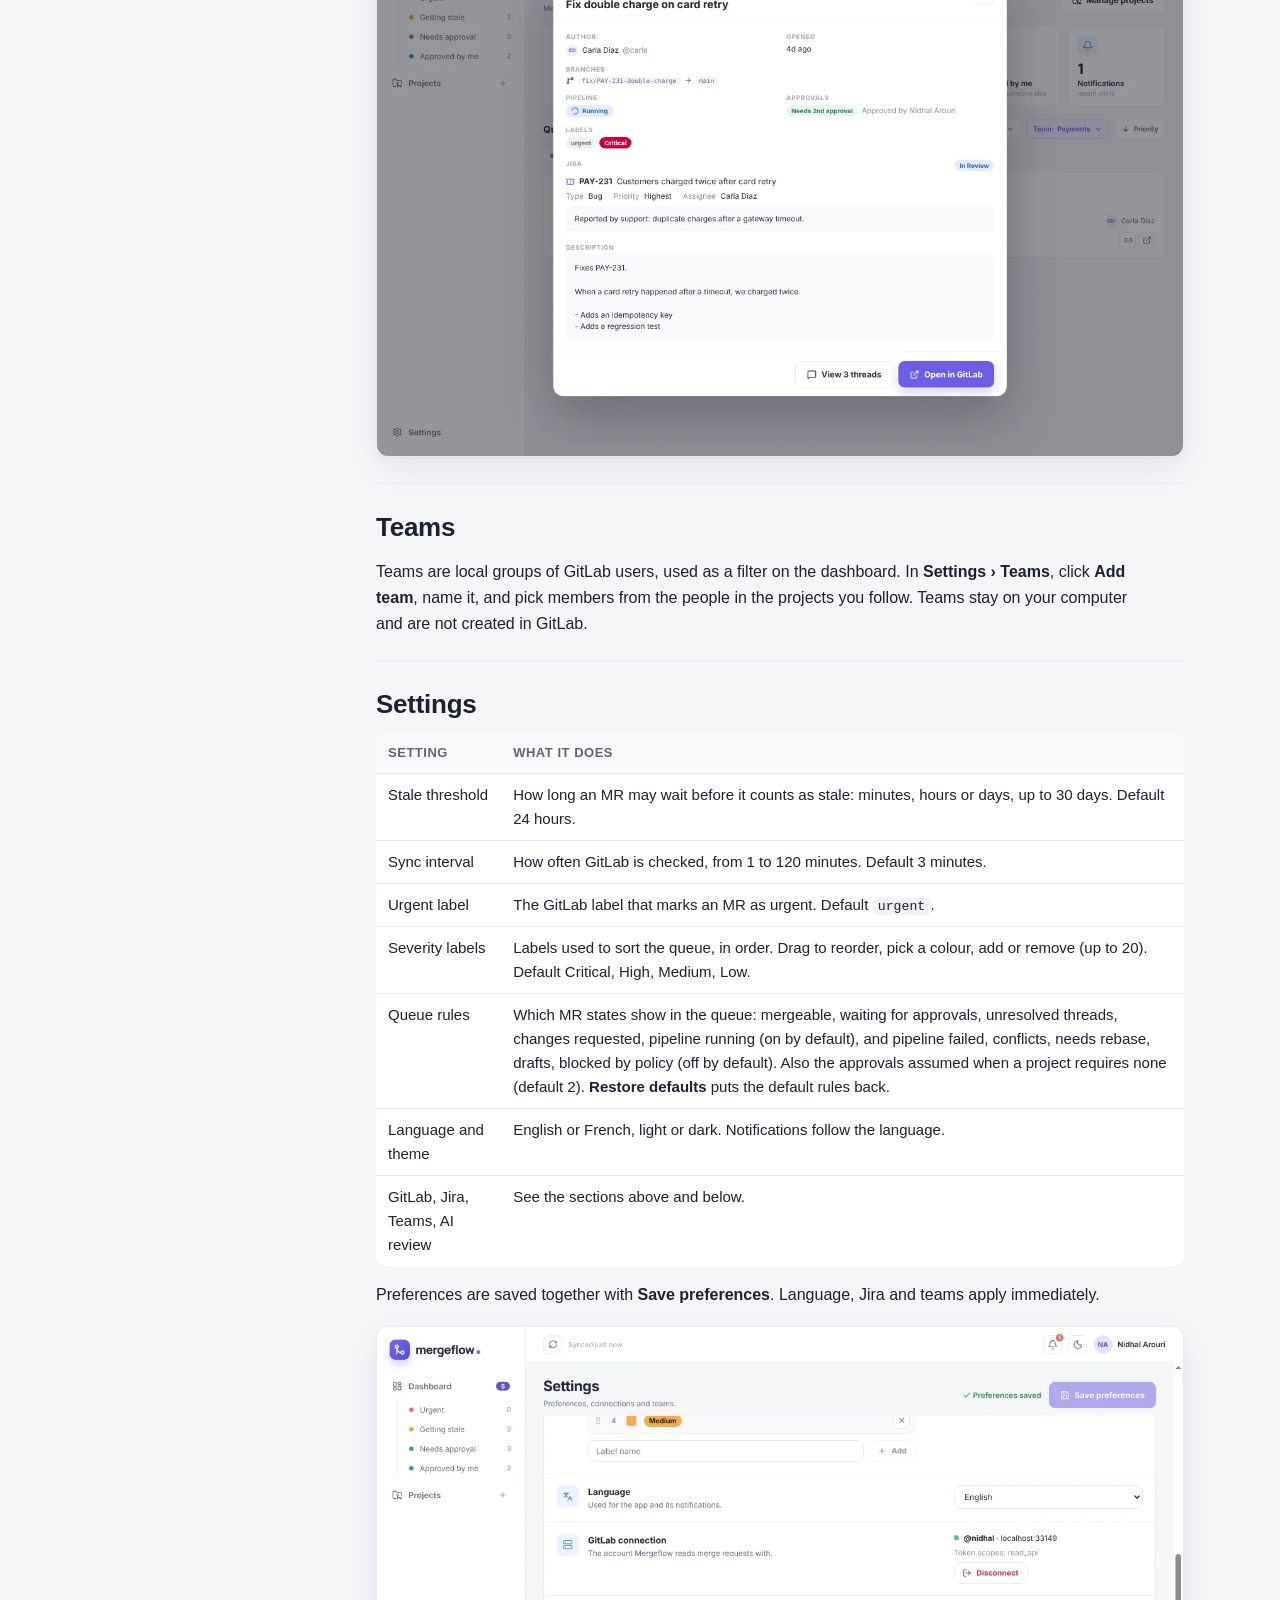
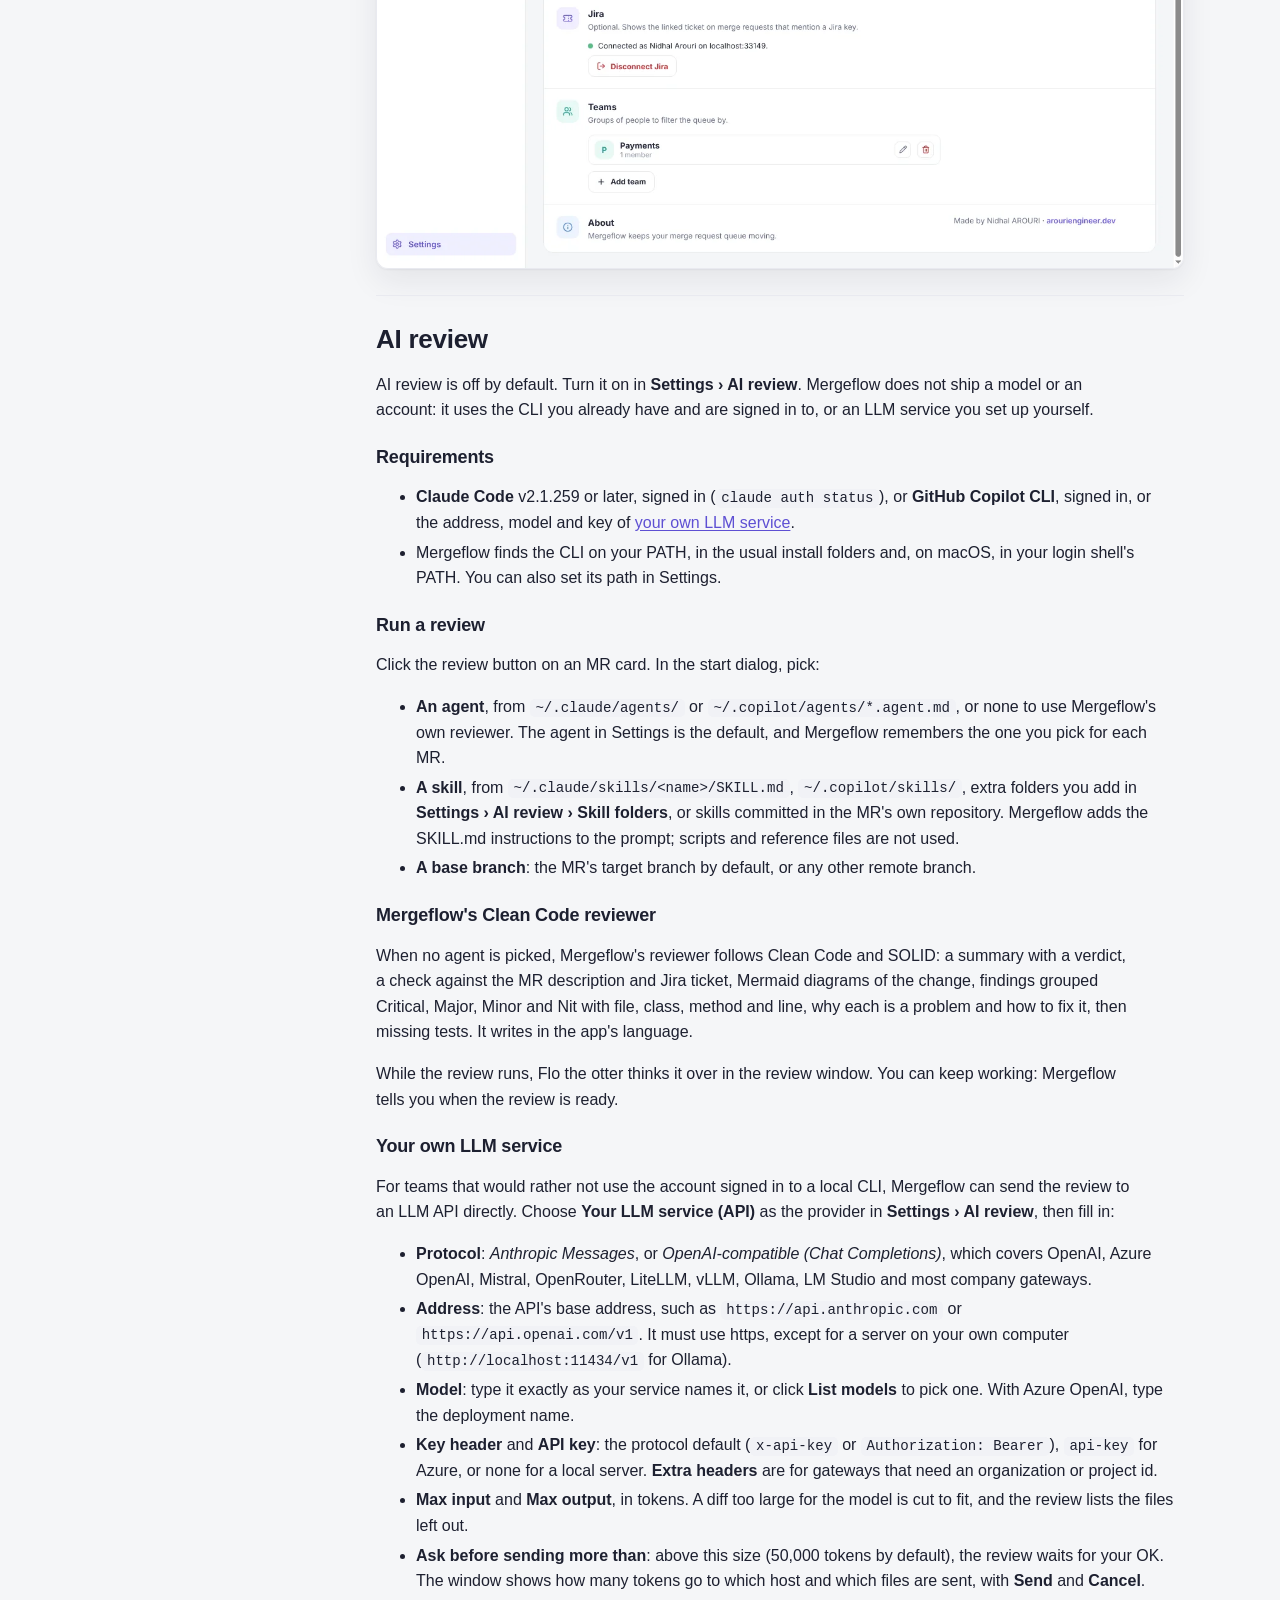
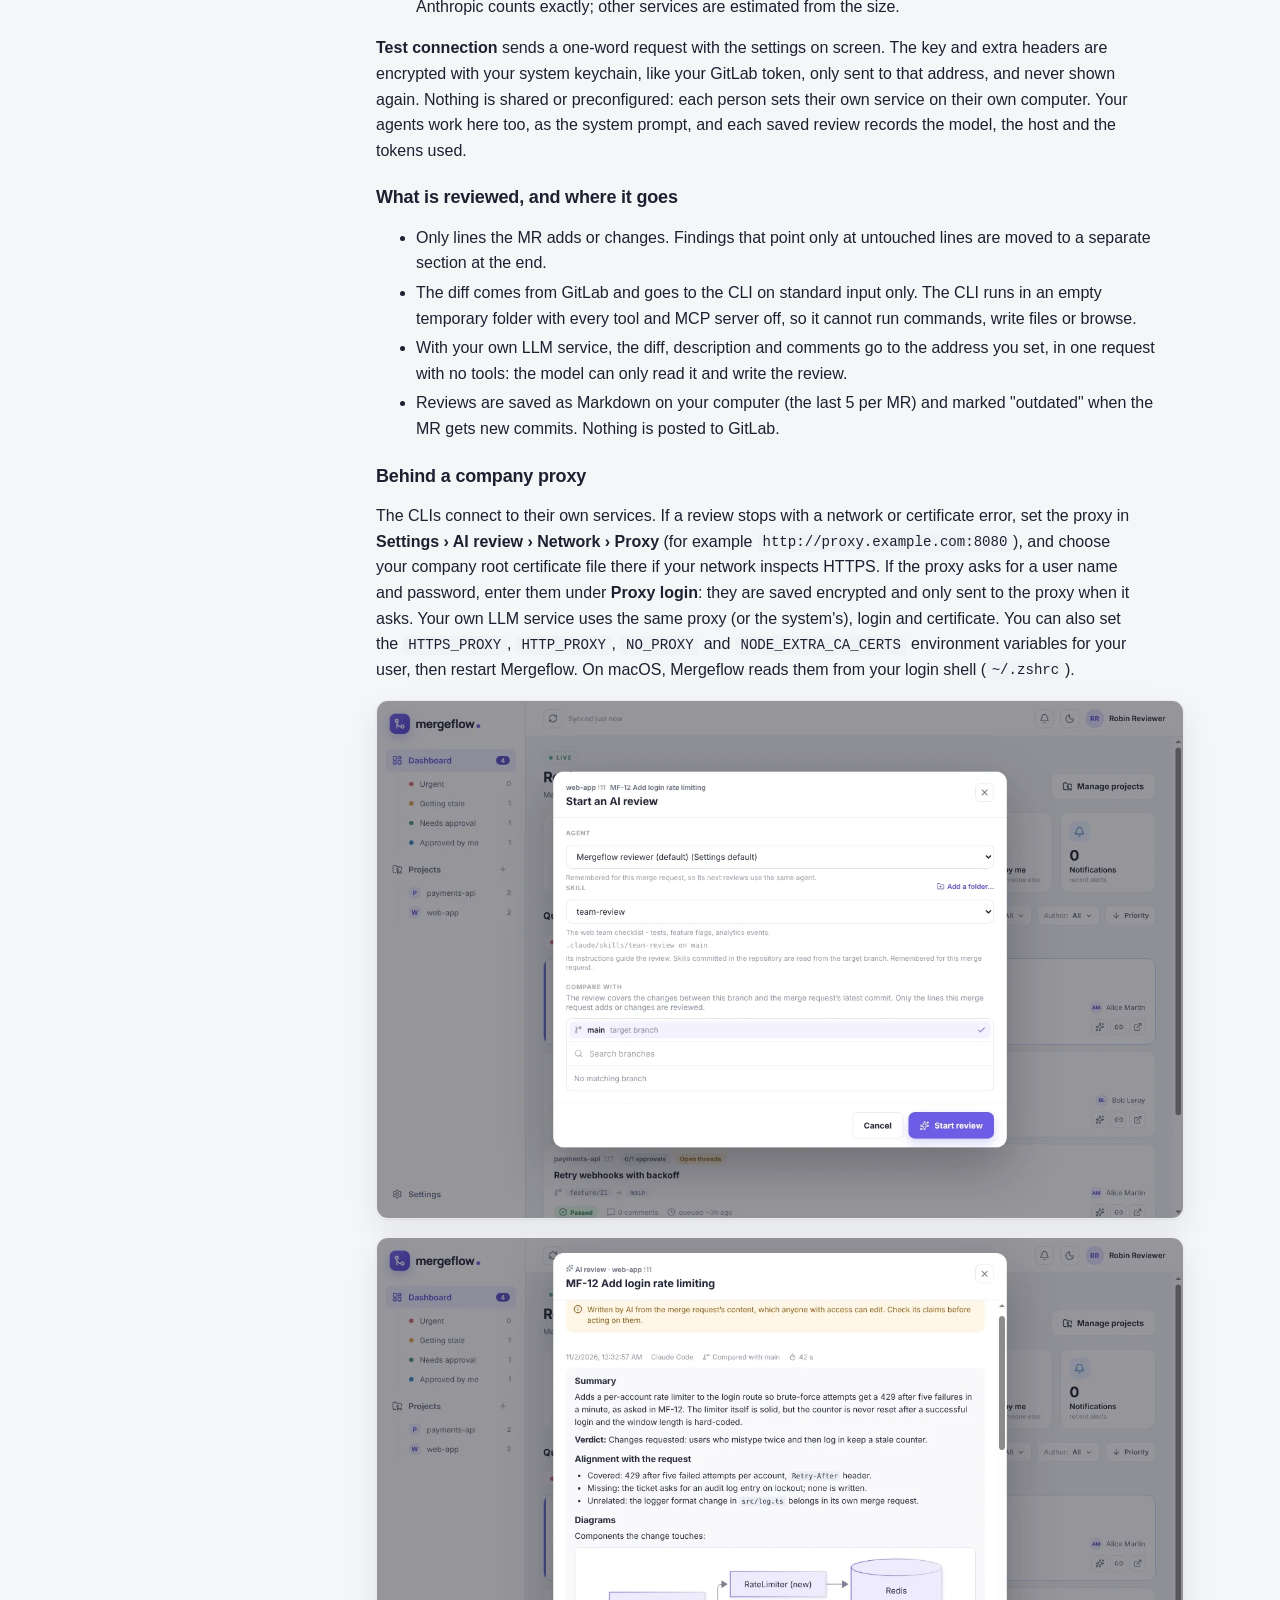
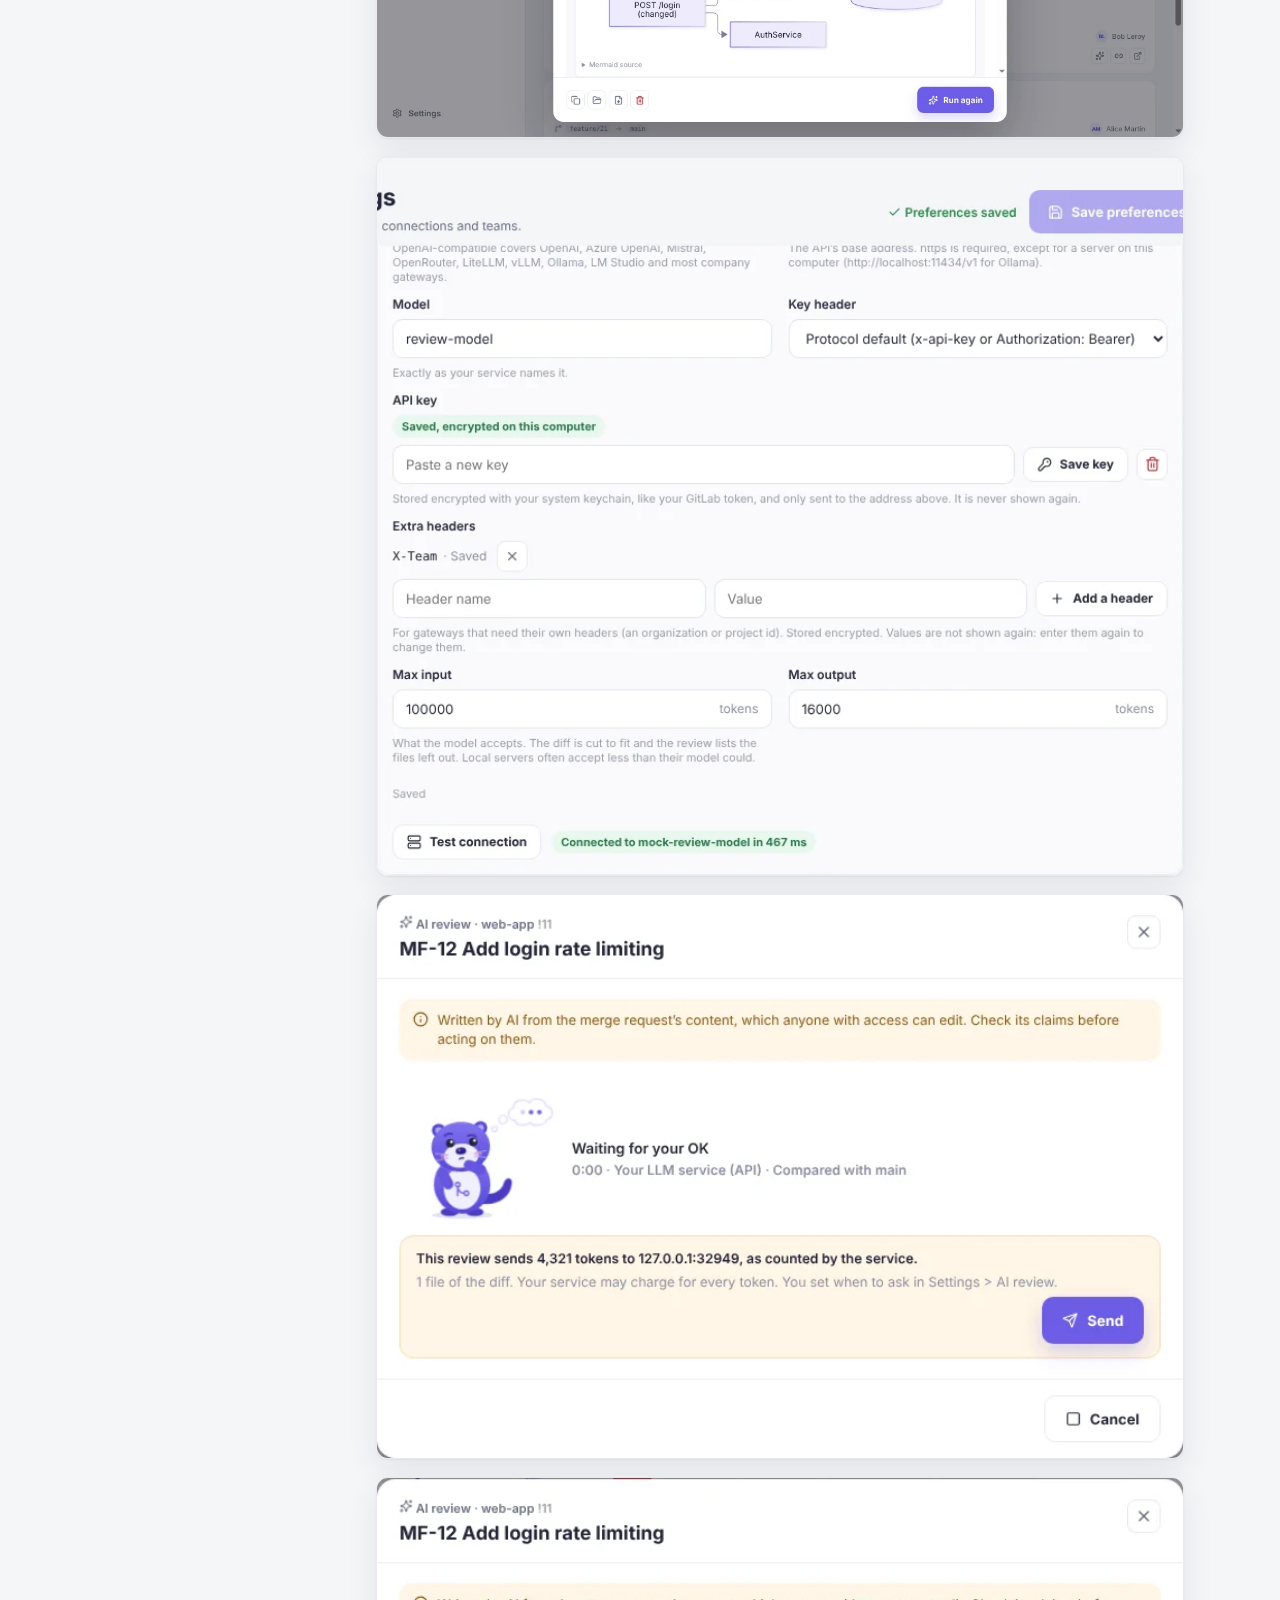
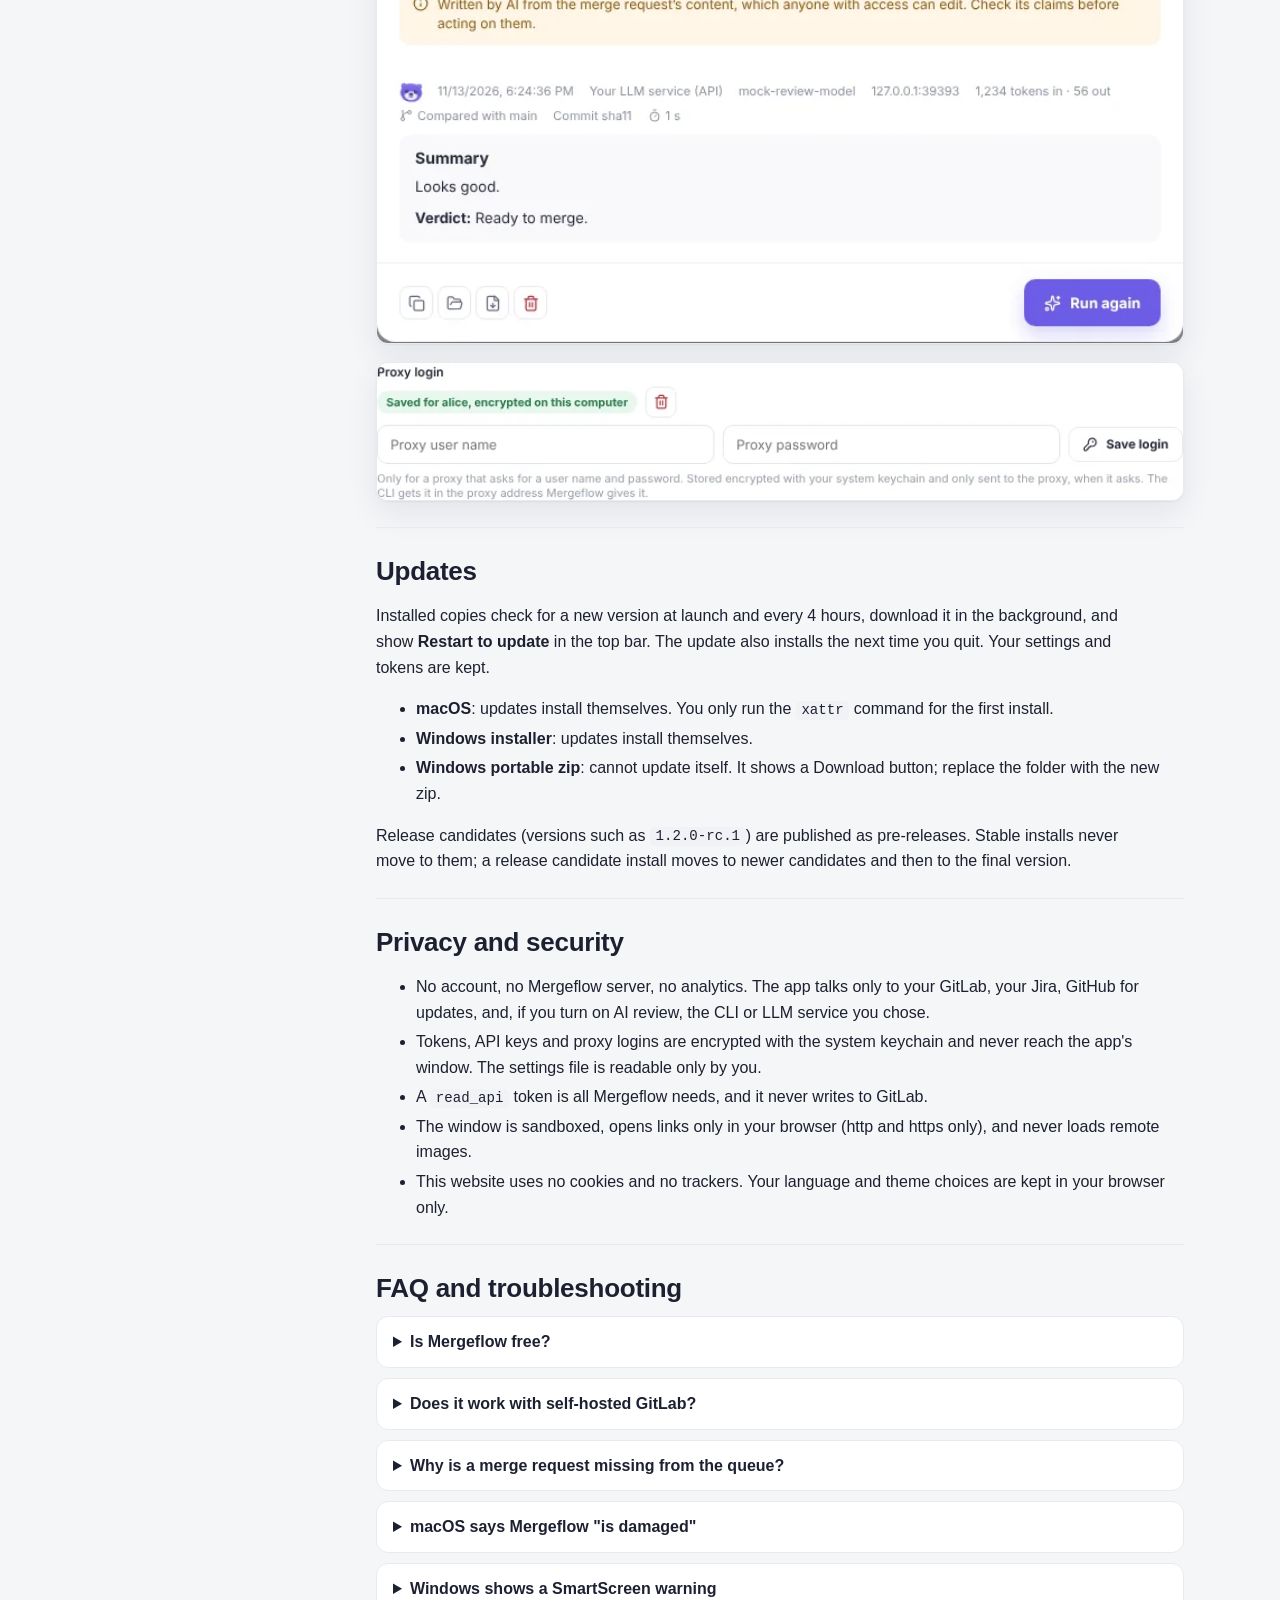
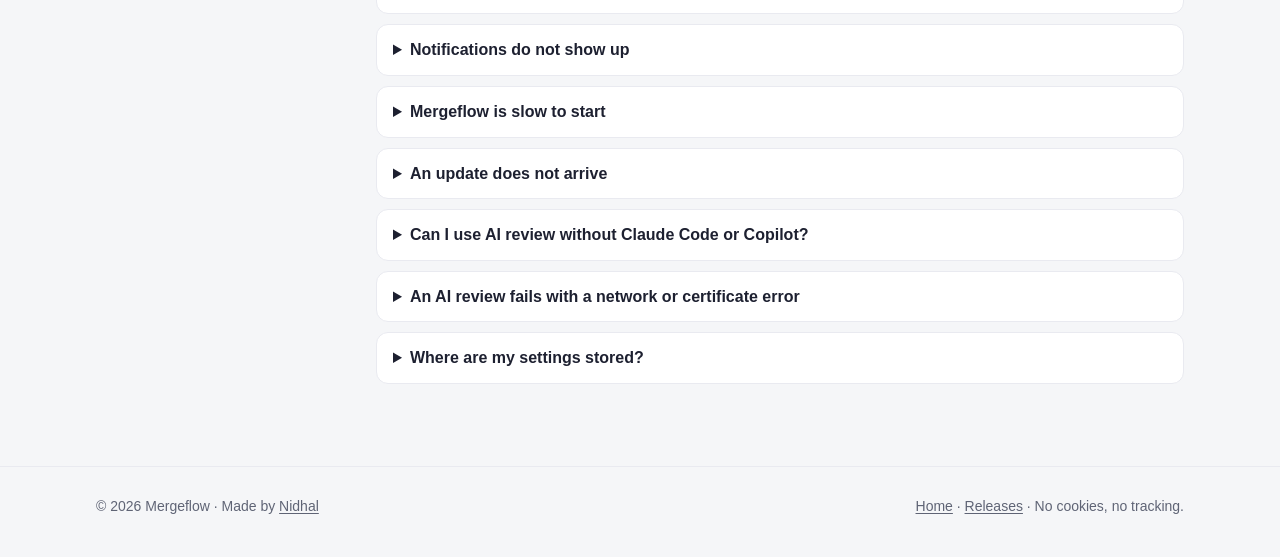
<file: site/docs.html>
<!doctype html>
<html lang="en" data-lang="en">
<head>
  <meta charset="utf-8">
  <meta name="viewport" content="width=device-width, initial-scale=1">
  <title>Mergeflow documentation</title>
  <meta name="title-en" content="Mergeflow documentation">
  <meta name="title-fr" content="Documentation de Mergeflow">
  <meta name="description" content="How to install Mergeflow, connect GitLab and Jira, read the merge request queue, set up notifications, teams and AI review with your own CLI or LLM service, and fix common problems.">
  <meta name="color-scheme" content="light dark">
  <link rel="icon" href="assets/img/icon.svg" type="image/svg+xml">
  <link rel="icon" href="assets/img/icon.png" type="image/png">
  <link rel="stylesheet" href="assets/site.css">
  <script src="assets/site.js"></script>
</head>
<body>
<a class="skip" href="#main"><span lang="en">Skip to content</span><span lang="fr">Aller au contenu</span></a>

<header class="top">
  <div class="wrap">
    <a class="brand" href="./"><img src="assets/img/icon.svg" alt="" width="30" height="30">Mergeflow</a>
    <nav class="nav" aria-label="Main">
      <a class="hide-sm" href="./#features"><span lang="en">Features</span><span lang="fr">Fonctionnalités</span></a>
      <a href="docs.html" aria-current="page"><span lang="en">Docs</span><span lang="fr">Docs</span></a>
      <a href="./#download"><span lang="en">Download</span><span lang="fr">Télécharger</span></a>
      <div class="tools">
        <button class="icon-btn" id="lang-toggle" type="button" title="Français / English"><span lang="en">FR</span><span lang="fr">EN</span></button>
        <button class="icon-btn" id="theme-toggle" type="button" aria-label="Light or dark theme">
          <svg class="theme-light-icon" viewBox="0 0 24 24" fill="none" stroke="currentColor" stroke-width="2" stroke-linecap="round" aria-hidden="true"><path d="M12 3a6 6 0 0 0 9 9 9 9 0 1 1-9-9Z"/></svg>
          <svg class="theme-dark-icon" viewBox="0 0 24 24" fill="none" stroke="currentColor" stroke-width="2" stroke-linecap="round" aria-hidden="true"><circle cx="12" cy="12" r="4"/><path d="M12 2v2M12 20v2M4.9 4.9l1.4 1.4M17.7 17.7l1.4 1.4M2 12h2M20 12h2M6.3 17.7l-1.4 1.4M19.1 4.9l-1.4 1.4"/></svg>
        </button>
      </div>
    </nav>
  </div>
</header>

<div class="wrap docs">
  <nav class="toc" aria-label="Contents">
    <p class="toc-title"><span lang="en">On this page</span><span lang="fr">Sur cette page</span></p>
    <ol>
      <li><a href="#install"><span lang="en">Install</span><span lang="fr">Installer</span></a></li>
      <li><a href="#gitlab"><span lang="en">Connect GitLab</span><span lang="fr">Connecter GitLab</span></a></li>
      <li><a href="#projects"><span lang="en">Choose projects</span><span lang="fr">Choisir les projets</span></a></li>
      <li><a href="#queue"><span lang="en">The queue</span><span lang="fr">La file</span></a></li>
      <li><a href="#details"><span lang="en">Details and threads</span><span lang="fr">Détail et fils</span></a></li>
      <li><a href="#notifications"><span lang="en">Notifications</span><span lang="fr">Notifications</span></a></li>
      <li><a href="#jira">Jira</a></li>
      <li><a href="#teams"><span lang="en">Teams</span><span lang="fr">Équipes</span></a></li>
      <li><a href="#settings"><span lang="en">Settings</span><span lang="fr">Réglages</span></a></li>
      <li><a href="#ai-review"><span lang="en">AI review</span><span lang="fr">Revue IA</span></a></li>
      <li><a href="#updates"><span lang="en">Updates</span><span lang="fr">Mises à jour</span></a></li>
      <li><a href="#privacy"><span lang="en">Privacy and security</span><span lang="fr">Confidentialité et sécurité</span></a></li>
      <li><a href="#faq"><span lang="en">FAQ and troubleshooting</span><span lang="fr">FAQ et dépannage</span></a></li>
    </ol>
  </nav>

  <main class="doc" id="main">
    <h1><span lang="en">Mergeflow documentation</span><span lang="fr">Documentation de Mergeflow</span></h1>
    <p class="lead"><span lang="en">Everything you need to install Mergeflow, connect it to GitLab and Jira, and get the most out of the queue.</span><span lang="fr">Tout pour installer Mergeflow, le connecter à GitLab et à Jira, et tirer le meilleur de la file.</span></p>

    <!-- Install -->
    <section id="install">
      <h2><span lang="en">Install</span><span lang="fr">Installer</span></h2>
      <p><span lang="en">Download the latest version from the <a href="./#download">download section</a> or the <a href="https://github.com/Iruora/mergeflow-releases/releases/latest">Releases page</a>. Mergeflow runs on macOS (Apple Silicon and Intel) and Windows 10 and 11.</span><span lang="fr">Téléchargez la dernière version depuis la <a href="./#download">section Télécharger</a> ou la <a href="https://github.com/Iruora/mergeflow-releases/releases/latest">page des versions</a>. Mergeflow fonctionne sur macOS (Apple Silicon et Intel) et sur Windows 10 et 11.</span></p>

      <h3 id="install-mac">macOS</h3>
      <div lang="en">
        <ol>
          <li>Open the <code>.dmg</code> (<code>arm64</code> for Apple Silicon, <code>x64</code> for Intel) and drag Mergeflow into Applications.</li>
          <li>Mergeflow is not notarized by Apple yet, so macOS may say it "is damaged" or "can't be opened". Run this once in Terminal:
            <pre><code>xattr -cr /Applications/Mergeflow.app</code></pre>
            This removes the quarantine flag macOS adds to downloaded files. Alternatively, try to open the app once, then go to <strong>System Settings › Privacy &amp; Security</strong> and click <strong>Open Anyway</strong>.</li>
          <li>Open Mergeflow. Later versions install themselves (see <a href="#updates">Updates</a>), so this step is only needed for the first install.</li>
        </ol>
      </div>
      <div lang="fr">
        <ol>
          <li>Ouvrez le <code>.dmg</code> (<code>arm64</code> pour Apple Silicon, <code>x64</code> pour Intel) et glissez Mergeflow dans Applications.</li>
          <li>Mergeflow n'est pas encore notarisé par Apple : macOS peut dire qu'il « est endommagé » ou « ne peut pas être ouvert ». Lancez une fois dans le Terminal :
            <pre><code>xattr -cr /Applications/Mergeflow.app</code></pre>
            Cela retire l'attribut de quarantaine que macOS ajoute aux fichiers téléchargés. Sinon, essayez d'ouvrir l'application une fois, puis allez dans <strong>Réglages Système › Confidentialité et sécurité</strong> et cliquez sur <strong>Ouvrir quand même</strong>.</li>
          <li>Ouvrez Mergeflow. Les versions suivantes s'installent toutes seules (voir <a href="#updates">Mises à jour</a>) : cette étape ne sert qu'à la première installation.</li>
        </ol>
      </div>

      <h3 id="install-windows">Windows</h3>
      <div lang="en">
        <ol>
          <li>Run <code>Mergeflow-Setup-&lt;version&gt;.exe</code>. It installs for your user only and needs no admin rights. If your network blocks <code>.exe</code> downloads, take <code>Mergeflow-Setup-&lt;version&gt;.zip</code> and unzip it first.</li>
          <li>Mergeflow is not signed with a Microsoft certificate yet. If SmartScreen says "Windows protected your PC", click <strong>More info</strong>, then <strong>Run anyway</strong>.</li>
        </ol>
        <p>The portable <code>Mergeflow-&lt;version&gt;-win.zip</code> runs without installing: unzip it anywhere and open <code>Mergeflow.exe</code>. It cannot update itself, so it shows a Download button when a new version is out.</p>
      </div>
      <div lang="fr">
        <ol>
          <li>Lancez <code>Mergeflow-Setup-&lt;version&gt;.exe</code>. Il s'installe pour votre utilisateur seulement, sans droits administrateur. Si votre réseau bloque les <code>.exe</code>, prenez <code>Mergeflow-Setup-&lt;version&gt;.zip</code> et décompressez-le d'abord.</li>
          <li>Mergeflow n'est pas encore signé par un certificat Microsoft. Si SmartScreen affiche « Windows a protégé votre ordinateur », cliquez sur <strong>Informations complémentaires</strong>, puis <strong>Exécuter quand même</strong>.</li>
        </ol>
        <p>Le <code>Mergeflow-&lt;version&gt;-win.zip</code> portable se lance sans installation : décompressez-le n'importe où et ouvrez <code>Mergeflow.exe</code>. Il ne peut pas se mettre à jour : il affiche un bouton Télécharger quand une nouvelle version sort.</p>
      </div>
    </section>

    <!-- GitLab -->
    <section id="gitlab">
      <h2><span lang="en">Connect GitLab</span><span lang="fr">Connecter GitLab</span></h2>
      <div lang="en">
        <p>On first launch, Mergeflow asks for your GitLab address and a personal access token.</p>
        <ol>
          <li><strong>GitLab address</strong>: <code>https://gitlab.com</code> by default. For a self-hosted server, enter its address, including a path prefix if it has one (<code>https://git.example.com/gitlab</code>). Only <code>https</code> is accepted, except for <code>localhost</code>.</li>
          <li><strong>Token</strong>: in GitLab, open your avatar › <strong>Edit profile</strong> › <strong>Access tokens</strong> › <strong>Add new token</strong>. Give it a name and an expiry date, and tick only the <code>read_api</code> scope. Copy the token and paste it into Mergeflow.</li>
          <li>Mergeflow checks the address and the token, and tells you exactly what is wrong if something fails: bad address, expired token, missing scope, proxy or certificate problem, timeout.</li>
        </ol>
        <p>The token is encrypted with your system keychain (macOS Keychain, Windows DPAPI) and never leaves the main process. Mergeflow only reads from GitLab: it never approves, merges or comments. You can change the address or token later in <strong>Settings › GitLab connection</strong>. Mergeflow warns you 7 and 3 days before the token expires.</p>
      </div>
      <div lang="fr">
        <p>Au premier lancement, Mergeflow demande l'adresse de votre GitLab et un jeton d'accès personnel.</p>
        <ol>
          <li><strong>Adresse GitLab</strong> : <code>https://gitlab.com</code> par défaut. Pour un serveur auto-hébergé, saisissez son adresse, avec son préfixe de chemin s'il en a un (<code>https://git.example.com/gitlab</code>). Seul <code>https</code> est accepté, sauf pour <code>localhost</code>.</li>
          <li><strong>Jeton</strong> : dans GitLab, ouvrez votre avatar › <strong>Modifier le profil</strong> › <strong>Jetons d'accès</strong> › <strong>Ajouter un jeton</strong>. Donnez-lui un nom et une date d'expiration, et cochez seulement le scope <code>read_api</code>. Copiez le jeton et collez-le dans Mergeflow.</li>
          <li>Mergeflow vérifie l'adresse et le jeton, et dit précisément ce qui ne va pas en cas d'échec : adresse invalide, jeton expiré, scope manquant, proxy, certificat, délai dépassé.</li>
        </ol>
        <p>Le jeton est chiffré avec le trousseau du système (Trousseau macOS, DPAPI Windows) et ne quitte jamais le processus principal. Mergeflow ne fait que lire GitLab : il n'approuve, ne fusionne et ne commente jamais. Vous pouvez changer l'adresse ou le jeton dans <strong>Réglages › Connexion GitLab</strong>. Mergeflow vous prévient 7 et 3 jours avant l'expiration du jeton.</p>
      </div>
      <figure>
        <img src="assets/img/welcome.webp" width="1180" height="780" loading="lazy" alt="Welcome page asking for the GitLab address and token">
      </figure>
    </section>

    <!-- Projects -->
    <section id="projects">
      <h2><span lang="en">Choose projects</span><span lang="fr">Choisir les projets</span></h2>
      <p><span lang="en">Next, pick the projects to follow. The list holds every project you are a member of, most recently active first, with live search, select all, clear and reload. Change the selection any time from <strong>Manage projects</strong> in the sidebar.</span><span lang="fr">Ensuite, choisissez les projets à suivre. La liste contient tous les projets dont vous êtes membre, les plus actifs en premier, avec recherche instantanée, tout sélectionner, effacer et recharger. Modifiez la sélection à tout moment depuis <strong>Gérer les projets</strong> dans la barre latérale.</span></p>
      <figure>
        <img src="assets/img/projects.webp" width="1180" height="780" loading="lazy" alt="Project chooser with search and checkboxes">
      </figure>
    </section>

    <!-- Queue -->
    <section id="queue">
      <h2><span lang="en">The queue</span><span lang="fr">La file</span></h2>
      <div lang="en">
        <p>By default, the dashboard lists the open, non-draft merge requests of your projects that GitLab reports mergeable, or that wait only on reviewers: missing approvals, unresolved threads, changes requested, or a pipeline still running. MRs with conflicts, a needed rebase, a failed pipeline or a policy block stay out until their author fixes them. You can change which states show in <strong>Settings &gt; Queue rules</strong>, and <strong>Restore defaults</strong> puts these rules back. Ready notifications are only sent for MRs GitLab can merge.</p>
        <p>The order is: urgent, then stale, then needs final approval, then severity label, then longest in the queue.</p>
        <ul>
          <li><strong>Urgent</strong>: the MR carries your urgent label (<code>urgent</code> by default).</li>
          <li><strong>Stale</strong>: the MR has been ready longer than your threshold (24 hours by default). The ready time comes from the MR's GitLab history, so everyone on the team sees the same clock: the latest of when the MR was created, marked ready, or got new commits. Comments, approvals and label changes do not restart it. When the history cannot be read, Mergeflow keeps the last known time, or uses the creation time and shows it with "~".</li>
          <li><strong>Approvals</strong>: when a project sets no required approvals (GitLab Free), Mergeflow assumes two.</li>
        </ul>
        <p>Use the sidebar views (urgent, getting stale, needs approval, approved by me), the project, author and team filters, the sort control, or search with <kbd>Ctrl</kbd> <kbd>K</kbd> (<kbd>⌘</kbd> <kbd>K</kbd> on a Mac). The queue syncs every 3 minutes by default, and the refresh button syncs now. When nothing is waiting, Flo, the Mergeflow otter, waves at you.</p>
      </div>
      <div lang="fr">
        <p>Par défaut, le tableau de bord liste les merge requests ouvertes, hors brouillons, de vos projets que GitLab déclare fusionnables, ou qui n'attendent que des relecteurs : approbations manquantes, fils non résolus, modifications demandées, ou pipeline en cours. Les MR en conflit, à rebaser, au pipeline échoué ou bloquées par une règle restent hors de la file jusqu'à ce que l'auteur corrige. Vous pouvez choisir les états affichés dans <strong>Réglages &gt; Règles de la file</strong>, et <strong>Rétablir les valeurs par défaut</strong> remet ces règles. Les notifications « prête » ne partent que pour les MR que GitLab peut fusionner.</p>
        <p>L'ordre est : urgentes, puis en retard, puis dernière approbation attendue, puis label de gravité, puis ancienneté dans la file.</p>
        <ul>
          <li><strong>Urgente</strong> : la MR porte votre label d'urgence (<code>urgent</code> par défaut).</li>
          <li><strong>En retard</strong> : la MR est prête depuis plus longtemps que votre seuil (24 heures par défaut). L'heure « prête depuis » vient de l'historique GitLab de la MR, donc toute l'équipe voit le même compteur : le plus récent entre sa création, son passage en prête et ses derniers commits. Les commentaires, approbations et labels ne le remettent pas à zéro. Si l'historique est illisible, Mergeflow garde la dernière heure connue, ou prend la date de création et l'affiche avec « ~ ».</li>
          <li><strong>Approbations</strong> : quand un projet n'exige aucune approbation (GitLab Free), Mergeflow en suppose deux.</li>
        </ul>
        <p>Utilisez les vues de la barre latérale (urgentes, bientôt en retard, à approuver, approuvées par moi), les filtres par projet, auteur et équipe, le tri, ou la recherche avec <kbd>Ctrl</kbd> <kbd>K</kbd> (<kbd>⌘</kbd> <kbd>K</kbd> sur Mac). La file se synchronise toutes les 3 minutes par défaut, et le bouton d'actualisation la synchronise tout de suite. Quand rien n'attend, Flo, la loutre de Mergeflow, vous fait signe.</p>
      </div>
      <figure>
        <img src="assets/img/sidebar.webp" width="1280" height="860" loading="lazy" alt="Dashboard with summary cards, filters and merge request cards">
      </figure>
    </section>

    <!-- Details -->
    <section id="details">
      <h2><span lang="en">Details and threads</span><span lang="fr">Détail et fils de discussion</span></h2>
      <p><span lang="en">Click an MR title to open its details: author, branches, pipeline, approvals, labels, the formatted description and the linked Jira ticket. Click the comment count to open its threads, unresolved first, each flagged <em>Awaiting you</em>, <em>Waiting on author</em> or <em>Resolved</em>, plus <em>Started by me</em>. Links open in your browser. Images in descriptions are not loaded, for privacy.</span><span lang="fr">Cliquez sur le titre d'une MR pour ouvrir son détail : auteur, branches, pipeline, approbations, labels, description mise en forme et ticket Jira lié. Cliquez sur le nombre de commentaires pour ouvrir ses fils, les non résolus d'abord, chacun marqué <em>Vous attend</em>, <em>Attend l'auteur</em> ou <em>Résolu</em>, plus <em>Ouvert par moi</em>. Les liens s'ouvrent dans votre navigateur. Les images des descriptions ne sont pas chargées, pour votre confidentialité.</span></p>
      <figure>
        <img src="assets/img/details.webp" width="1280" height="860" loading="lazy" alt="Merge request details modal">
      </figure>
    </section>

    <!-- Notifications -->
    <section id="notifications">
      <h2><span lang="en">Notifications</span><span lang="fr">Notifications</span></h2>
      <p><span lang="en">After each sync, Mergeflow compares the queue with the previous one and announces what changed, in the bell list (newest first, up to 50) and as a native notification in the app's language. Clicking a notification opens the MR. The first sync, and projects you just started following, are recorded silently so you are not flooded.</span><span lang="fr">Après chaque synchronisation, Mergeflow compare la file à la précédente et annonce ce qui a changé, dans la liste de la cloche (les plus récentes d'abord, jusqu'à 50) et par une notification native dans la langue de l'application. Un clic sur une notification ouvre la MR. La première synchronisation et les projets tout juste suivis sont enregistrés en silence, pour ne pas vous submerger.</span></p>
      <div class="table-wrap">
        <table>
          <thead><tr><th><span lang="en">Event</span><span lang="fr">Événement</span></th><th><span lang="en">When</span><span lang="fr">Quand</span></th></tr></thead>
          <tbody>
            <tr><td><span lang="en">Urgent</span><span lang="fr">Urgente</span></td><td><span lang="en">A queued MR gains the urgent label</span><span lang="fr">Une MR de la file reçoit le label d'urgence</span></td></tr>
            <tr><td><span lang="en">Ready</span><span lang="fr">Prête</span></td><td><span lang="en">An MR becomes mergeable, or its last blocker clears</span><span lang="fr">Une MR devient fusionnable, ou son dernier blocage est levé</span></td></tr>
            <tr><td><span lang="en">Stale</span><span lang="fr">En retard</span></td><td><span lang="en">An MR crosses your stale threshold</span><span lang="fr">Une MR dépasse votre seuil de retard</span></td></tr>
            <tr><td><span lang="en">Reply</span><span lang="fr">Réponse</span></td><td><span lang="en">Someone else writes in a thread you started</span><span lang="fr">Quelqu'un d'autre écrit dans un fil que vous avez ouvert</span></td></tr>
            <tr><td><span lang="en">Resolved</span><span lang="fr">Résolu</span></td><td><span lang="en">A thread you started is resolved or reopened</span><span lang="fr">Un fil que vous avez ouvert est résolu ou rouvert</span></td></tr>
            <tr><td><span lang="en">Token expiring</span><span lang="fr">Jeton expirant</span></td><td><span lang="en">Your GitLab token expires within 7 days, then within 3 days</span><span lang="fr">Votre jeton GitLab expire dans 7 jours, puis dans 3 jours</span></td></tr>
            <tr><td><span lang="en">AI review ready</span><span lang="fr">Revue IA prête</span></td><td><span lang="en">A review finished while Mergeflow was in the background</span><span lang="fr">Une revue s'est terminée pendant que Mergeflow était en arrière-plan</span></td></tr>
            <tr><td><span lang="en">AI review waiting for your OK</span><span lang="fr">Revue IA en attente de votre accord</span></td><td><span lang="en">A review for your LLM service is larger than your limit and waits for you to send it, while Mergeflow is in the background</span><span lang="fr">Une revue pour votre service LLM dépasse votre limite et attend que vous l'envoyiez, pendant que Mergeflow est en arrière-plan</span></td></tr>
          </tbody>
        </table>
      </div>
      <p><span lang="en">The bell shows how many are unread, and so does the app icon (the Dock on macOS, an overlay on the taskbar on Windows). Opening the bell marks them read. Dismiss one with its ✕, or remove them all with <strong>Clear all</strong>.</span><span lang="fr">La cloche indique le nombre de non-lues, tout comme l'icône de l'application (le Dock sur macOS, une pastille sur la barre des tâches sous Windows). Ouvrir la cloche les marque comme lues. Supprimez-en une avec sa croix, ou toutes avec <strong>Tout effacer</strong>.</span></p>
      <div class="note">
        <p><span lang="en"><strong>Not seeing notifications?</strong> Use <strong>Settings › Send a test notification</strong>. If nothing appears, allow notifications for Mergeflow in <strong>System Settings › Notifications</strong> (macOS) or <strong>Settings › System › Notifications</strong> (Windows), and make sure Focus or Do Not Disturb is off.</span><span lang="fr"><strong>Pas de notification ?</strong> Utilisez <strong>Réglages › Envoyer une notification de test</strong>. Si rien ne s'affiche, autorisez les notifications de Mergeflow dans <strong>Réglages Système › Notifications</strong> (macOS) ou <strong>Paramètres › Système › Notifications</strong> (Windows), et vérifiez que le mode Concentration ou Ne pas déranger est désactivé.</span></p>
      </div>
      <figure>
        <img src="assets/img/notifications.webp" width="1280" height="793" loading="lazy" alt="Bell popover with notifications and the Clear all button">
      </figure>
    </section>

    <!-- Jira -->
    <section id="jira">
      <h2>Jira</h2>
      <div lang="en">
        <p>Jira is optional. In <strong>Settings › Jira</strong>, enter your Jira address and:</p>
        <ul>
          <li><strong>Jira Cloud</strong> (<code>https://your-site.atlassian.net</code>): your Atlassian email and an API token, created at <a href="https://id.atlassian.com/manage-profile/security/api-tokens">id.atlassian.com › Security › API tokens</a>.</li>
          <li><strong>Jira Data Center or Server</strong>: a personal access token (your avatar › Profile › Personal Access Tokens), and leave the email empty.</li>
        </ul>
        <p>Any MR whose title, labels or source branch contains an issue key such as <code>PAY-142</code> gets a status badge on its card, and the details view shows the ticket's summary, status, type, priority, assignee and description. Tickets are cached for 5 minutes. If Jira is slow or a ticket is missing, the GitLab queue still syncs normally. The Jira token is encrypted like the GitLab one.</p>
      </div>
      <div lang="fr">
        <p>Jira est facultatif. Dans <strong>Réglages › Jira</strong>, saisissez l'adresse de votre Jira et :</p>
        <ul>
          <li><strong>Jira Cloud</strong> (<code>https://votre-site.atlassian.net</code>) : votre e-mail Atlassian et un jeton d'API, créé sur <a href="https://id.atlassian.com/manage-profile/security/api-tokens">id.atlassian.com › Sécurité › Jetons d'API</a>.</li>
          <li><strong>Jira Data Center ou Server</strong> : un jeton d'accès personnel (votre avatar › Profil › Jetons d'accès personnels), en laissant l'e-mail vide.</li>
        </ul>
        <p>Toute MR dont le titre, les labels ou la branche source contiennent une clé de ticket comme <code>PAY-142</code> reçoit un badge de statut sur sa carte, et le détail affiche le résumé, le statut, le type, la priorité, l'assigné et la description du ticket. Les tickets sont gardés en cache 5 minutes. Si Jira est lent ou qu'un ticket manque, la file GitLab se synchronise normalement. Le jeton Jira est chiffré comme celui de GitLab.</p>
      </div>
      <figure>
        <img src="assets/img/jira.webp" width="1280" height="860" loading="lazy" alt="Jira section in the merge request details">
      </figure>
    </section>

    <!-- Teams -->
    <section id="teams">
      <h2><span lang="en">Teams</span><span lang="fr">Équipes</span></h2>
      <p><span lang="en">Teams are local groups of GitLab users, used as a filter on the dashboard. In <strong>Settings › Teams</strong>, click <strong>Add team</strong>, name it, and pick members from the people in the projects you follow. Teams stay on your computer and are not created in GitLab.</span><span lang="fr">Les équipes sont des groupes locaux d'utilisateurs GitLab, utilisés comme filtre sur le tableau de bord. Dans <strong>Réglages › Équipes</strong>, cliquez sur <strong>Ajouter une équipe</strong>, nommez-la et choisissez ses membres parmi les personnes des projets suivis. Les équipes restent sur votre ordinateur et ne sont pas créées dans GitLab.</span></p>
    </section>

    <!-- Settings -->
    <section id="settings">
      <h2><span lang="en">Settings</span><span lang="fr">Réglages</span></h2>
      <div class="table-wrap">
        <table>
          <thead><tr><th><span lang="en">Setting</span><span lang="fr">Réglage</span></th><th><span lang="en">What it does</span><span lang="fr">Rôle</span></th></tr></thead>
          <tbody>
            <tr><td><span lang="en">Stale threshold</span><span lang="fr">Seuil de retard</span></td><td><span lang="en">How long an MR may wait before it counts as stale: minutes, hours or days, up to 30 days. Default 24 hours.</span><span lang="fr">Combien de temps une MR peut attendre avant d'être en retard : minutes, heures ou jours, jusqu'à 30 jours. 24 heures par défaut.</span></td></tr>
            <tr><td><span lang="en">Sync interval</span><span lang="fr">Intervalle de synchronisation</span></td><td><span lang="en">How often GitLab is checked, from 1 to 120 minutes. Default 3 minutes.</span><span lang="fr">La fréquence de vérification de GitLab, de 1 à 120 minutes. 3 minutes par défaut.</span></td></tr>
            <tr><td><span lang="en">Urgent label</span><span lang="fr">Label d'urgence</span></td><td><span lang="en">The GitLab label that marks an MR as urgent. Default <code>urgent</code>.</span><span lang="fr">Le label GitLab qui marque une MR comme urgente. <code>urgent</code> par défaut.</span></td></tr>
            <tr><td><span lang="en">Severity labels</span><span lang="fr">Labels de gravité</span></td><td><span lang="en">Labels used to sort the queue, in order. Drag to reorder, pick a colour, add or remove (up to 20). Default Critical, High, Medium, Low.</span><span lang="fr">Les labels qui trient la file, dans l'ordre. Glissez pour réordonner, choisissez une couleur, ajoutez ou retirez (jusqu'à 20). Par défaut Critical, High, Medium, Low.</span></td></tr>
            <tr><td><span lang="en">Queue rules</span><span lang="fr">Règles de la file</span></td><td><span lang="en">Which MR states show in the queue: mergeable, waiting for approvals, unresolved threads, changes requested, pipeline running (on by default), and pipeline failed, conflicts, needs rebase, drafts, blocked by policy (off by default). Also the approvals assumed when a project requires none (default 2). <strong>Restore defaults</strong> puts the default rules back.</span><span lang="fr">Les états de MR affichés dans la file : fusionnable, en attente d'approbations, fils non résolus, modifications demandées, pipeline en cours (actifs par défaut), et pipeline en échec, conflits, rebase nécessaire, brouillons, bloquée par une règle (inactifs par défaut). Aussi le nombre d'approbations supposé quand un projet n'en exige aucune (2 par défaut). <strong>Rétablir les valeurs par défaut</strong> remet les règles par défaut.</span></td></tr>
            <tr><td><span lang="en">Language and theme</span><span lang="fr">Langue et thème</span></td><td><span lang="en">English or French, light or dark. Notifications follow the language.</span><span lang="fr">Français ou anglais, clair ou sombre. Les notifications suivent la langue.</span></td></tr>
            <tr><td><span lang="en">GitLab, Jira, Teams, AI review</span><span lang="fr">GitLab, Jira, Équipes, Revue IA</span></td><td><span lang="en">See the sections above and below.</span><span lang="fr">Voir les sections correspondantes.</span></td></tr>
          </tbody>
        </table>
      </div>
      <p><span lang="en">Preferences are saved together with <strong>Save preferences</strong>. Language, Jira and teams apply immediately.</span><span lang="fr">Les préférences sont enregistrées ensemble avec <strong>Enregistrer les préférences</strong>. La langue, Jira et les équipes s'appliquent tout de suite.</span></p>
      <figure>
        <img src="assets/img/settings.webp" width="1280" height="860" loading="lazy" alt="Settings screen">
      </figure>
    </section>

    <!-- AI review -->
    <section id="ai-review">
      <h2><span lang="en">AI review</span><span lang="fr">Revue IA</span></h2>
      <div lang="en">
        <p>AI review is off by default. Turn it on in <strong>Settings › AI review</strong>. Mergeflow does not ship a model or an account: it uses the CLI you already have and are signed in to, or an LLM service you set up yourself.</p>
        <h3>Requirements</h3>
        <ul>
          <li><strong>Claude Code</strong> v2.1.259 or later, signed in (<code>claude auth status</code>), or <strong>GitHub Copilot CLI</strong>, signed in, or the address, model and key of <a href="#llm-api">your own LLM service</a>.</li>
          <li>Mergeflow finds the CLI on your PATH, in the usual install folders and, on macOS, in your login shell's PATH. You can also set its path in Settings.</li>
        </ul>
        <h3>Run a review</h3>
        <p>Click the review button on an MR card. In the start dialog, pick:</p>
        <ul>
          <li><strong>An agent</strong>, from <code>~/.claude/agents/</code> or <code>~/.copilot/agents/*.agent.md</code>, or none to use Mergeflow's own reviewer. The agent in Settings is the default, and Mergeflow remembers the one you pick for each MR.</li>
          <li><strong>A skill</strong>, from <code>~/.claude/skills/&lt;name&gt;/SKILL.md</code>, <code>~/.copilot/skills/</code>, extra folders you add in <strong>Settings › AI review › Skill folders</strong>, or skills committed in the MR's own repository. Mergeflow adds the SKILL.md instructions to the prompt; scripts and reference files are not used.</li>
          <li><strong>A base branch</strong>: the MR's target branch by default, or any other remote branch.</li>
        </ul>
        <h3>Mergeflow's Clean Code reviewer</h3>
        <p>When no agent is picked, Mergeflow's reviewer follows Clean Code and SOLID: a summary with a verdict, a check against the MR description and Jira ticket, Mermaid diagrams of the change, findings grouped Critical, Major, Minor and Nit with file, class, method and line, why each is a problem and how to fix it, then missing tests. It writes in the app's language.</p>
        <p>While the review runs, Flo the otter thinks it over in the review window. You can keep working: Mergeflow tells you when the review is ready.</p>
        <h3 id="llm-api">Your own LLM service</h3>
        <p>For teams that would rather not use the account signed in to a local CLI, Mergeflow can send the review to an LLM API directly. Choose <strong>Your LLM service (API)</strong> as the provider in <strong>Settings › AI review</strong>, then fill in:</p>
        <ul>
          <li><strong>Protocol</strong>: <em>Anthropic Messages</em>, or <em>OpenAI-compatible (Chat Completions)</em>, which covers OpenAI, Azure OpenAI, Mistral, OpenRouter, LiteLLM, vLLM, Ollama, LM Studio and most company gateways.</li>
          <li><strong>Address</strong>: the API's base address, such as <code>https://api.anthropic.com</code> or <code>https://api.openai.com/v1</code>. It must use https, except for a server on your own computer (<code>http://localhost:11434/v1</code> for Ollama).</li>
          <li><strong>Model</strong>: type it exactly as your service names it, or click <strong>List models</strong> to pick one. With Azure OpenAI, type the deployment name.</li>
          <li><strong>Key header</strong> and <strong>API key</strong>: the protocol default (<code>x-api-key</code> or <code>Authorization: Bearer</code>), <code>api-key</code> for Azure, or none for a local server. <strong>Extra headers</strong> are for gateways that need an organization or project id.</li>
          <li><strong>Max input</strong> and <strong>Max output</strong>, in tokens. A diff too large for the model is cut to fit, and the review lists the files left out.</li>
          <li><strong>Ask before sending more than</strong>: above this size (50,000 tokens by default), the review waits for your OK. The window shows how many tokens go to which host and which files are sent, with <strong>Send</strong> and <strong>Cancel</strong>. Anthropic counts exactly; other services are estimated from the size.</li>
        </ul>
        <p><strong>Test connection</strong> sends a one-word request with the settings on screen. The key and extra headers are encrypted with your system keychain, like your GitLab token, only sent to that address, and never shown again. Nothing is shared or preconfigured: each person sets their own service on their own computer. Your agents work here too, as the system prompt, and each saved review records the model, the host and the tokens used.</p>
        <h3>What is reviewed, and where it goes</h3>
        <ul>
          <li>Only lines the MR adds or changes. Findings that point only at untouched lines are moved to a separate section at the end.</li>
          <li>The diff comes from GitLab and goes to the CLI on standard input only. The CLI runs in an empty temporary folder with every tool and MCP server off, so it cannot run commands, write files or browse.</li>
          <li>With your own LLM service, the diff, description and comments go to the address you set, in one request with no tools: the model can only read it and write the review.</li>
          <li>Reviews are saved as Markdown on your computer (the last 5 per MR) and marked "outdated" when the MR gets new commits. Nothing is posted to GitLab.</li>
        </ul>
        <h3 id="proxy">Behind a company proxy</h3>
        <p>The CLIs connect to their own services. If a review stops with a network or certificate error, set the proxy in <strong>Settings › AI review › Network › Proxy</strong> (for example <code>http://proxy.example.com:8080</code>), and choose your company root certificate file there if your network inspects HTTPS. If the proxy asks for a user name and password, enter them under <strong>Proxy login</strong>: they are saved encrypted and only sent to the proxy when it asks. Your own LLM service uses the same proxy (or the system's), login and certificate. You can also set the <code>HTTPS_PROXY</code>, <code>HTTP_PROXY</code>, <code>NO_PROXY</code> and <code>NODE_EXTRA_CA_CERTS</code> environment variables for your user, then restart Mergeflow. On macOS, Mergeflow reads them from your login shell (<code>~/.zshrc</code>).</p>
      </div>
      <div lang="fr">
        <p>La revue IA est désactivée par défaut. Activez-la dans <strong>Réglages › Revue IA</strong>. Mergeflow ne fournit ni modèle ni compte : il utilise la CLI que vous avez déjà, et à laquelle vous êtes connecté, ou un service LLM que vous configurez vous-même.</p>
        <h3>Prérequis</h3>
        <ul>
          <li><strong>Claude Code</strong> v2.1.259 ou plus récent, connecté (<code>claude auth status</code>), ou <strong>GitHub Copilot CLI</strong>, connecté, ou l'adresse, le modèle et la clé de <a href="#llm-api-fr">votre propre service LLM</a>.</li>
          <li>Mergeflow trouve la CLI dans le PATH, dans les dossiers d'installation habituels et, sur macOS, dans le PATH de votre shell de connexion. Vous pouvez aussi indiquer son chemin dans les Réglages.</li>
        </ul>
        <h3>Lancer une revue</h3>
        <p>Cliquez sur le bouton de revue d'une carte. Dans la fenêtre de lancement, choisissez :</p>
        <ul>
          <li><strong>Un agent</strong>, depuis <code>~/.claude/agents/</code> ou <code>~/.copilot/agents/*.agent.md</code>, ou aucun pour utiliser le relecteur de Mergeflow. L'agent des Réglages est celui par défaut, et Mergeflow retient celui choisi pour chaque MR.</li>
          <li><strong>Un skill</strong>, depuis <code>~/.claude/skills/&lt;nom&gt;/SKILL.md</code>, <code>~/.copilot/skills/</code>, les dossiers ajoutés dans <strong>Réglages › Revue IA › Dossiers de skills</strong>, ou les skills présents dans le dépôt de la MR. Mergeflow ajoute les instructions du SKILL.md au prompt ; les scripts et fichiers de référence ne sont pas utilisés.</li>
          <li><strong>Une branche de base</strong> : la branche cible de la MR par défaut, ou toute autre branche distante.</li>
        </ul>
        <h3>Le relecteur Clean Code de Mergeflow</h3>
        <p>Sans agent, le relecteur de Mergeflow suit Clean Code et SOLID : un résumé avec un verdict, une vérification par rapport à la description de la MR et au ticket Jira, des diagrammes Mermaid du changement, des remarques classées Critical, Major, Minor et Nit avec fichier, classe, méthode et ligne, pourquoi c'est un problème et comment le corriger, puis les tests manquants. Il écrit dans la langue de l'application.</p>
        <p>Pendant la revue, Flo la loutre réfléchit dans la fenêtre de revue. Vous pouvez continuer à travailler : Mergeflow vous prévient quand la revue est prête.</p>
        <h3 id="llm-api-fr">Votre propre service LLM</h3>
        <p>Pour les équipes qui préfèrent ne pas utiliser le compte connecté à une CLI locale, Mergeflow peut envoyer la revue directement à une API de LLM. Choisissez <strong>Votre service LLM (API)</strong> comme fournisseur dans <strong>Réglages › Revue IA</strong>, puis renseignez :</p>
        <ul>
          <li><strong>Protocole</strong> : <em>Anthropic Messages</em>, ou <em>Compatible OpenAI (Chat Completions)</em>, qui couvre OpenAI, Azure OpenAI, Mistral, OpenRouter, LiteLLM, vLLM, Ollama, LM Studio et la plupart des passerelles d'entreprise.</li>
          <li><strong>Adresse</strong> : l'adresse de base de l'API, comme <code>https://api.anthropic.com</code> ou <code>https://api.openai.com/v1</code>. Elle doit être en https, sauf pour un serveur sur votre ordinateur (<code>http://localhost:11434/v1</code> pour Ollama).</li>
          <li><strong>Modèle</strong> : saisissez-le exactement comme votre service le nomme, ou cliquez sur <strong>Lister les modèles</strong> pour en choisir un. Avec Azure OpenAI, saisissez le nom du déploiement.</li>
          <li><strong>En-tête de la clé</strong> et <strong>Clé d'API</strong> : celui du protocole (<code>x-api-key</code> ou <code>Authorization: Bearer</code>), <code>api-key</code> pour Azure, ou aucun pour un serveur local. Les <strong>en-têtes supplémentaires</strong> servent aux passerelles qui demandent un identifiant d'organisation ou de projet.</li>
          <li><strong>Entrée max</strong> et <strong>Sortie max</strong>, en tokens. Un diff trop grand pour le modèle est coupé, et la revue liste les fichiers laissés de côté.</li>
          <li><strong>Demander avant d'envoyer plus de</strong> : au-delà de cette taille (50 000 tokens par défaut), la revue attend votre accord. La fenêtre indique combien de tokens partent vers quel hôte et quels fichiers sont envoyés, avec <strong>Envoyer</strong> et <strong>Annuler</strong>. Anthropic compte exactement ; pour les autres services, c'est une estimation d'après la taille.</li>
        </ul>
        <p><strong>Tester la connexion</strong> envoie une requête d'un mot avec les réglages affichés. La clé et les en-têtes supplémentaires sont chiffrés avec le trousseau du système, comme votre jeton GitLab, envoyés seulement à cette adresse, et jamais réaffichés. Rien n'est partagé ni préconfiguré : chacun règle son propre service sur son ordinateur. Vos agents fonctionnent aussi, comme prompt système, et chaque revue enregistrée indique le modèle, l'hôte et les tokens utilisés.</p>
        <h3>Ce qui est relu, et où ça va</h3>
        <ul>
          <li>Seulement les lignes ajoutées ou modifiées par la MR. Les remarques qui ne visent que des lignes inchangées sont déplacées dans une section à part, à la fin.</li>
          <li>Le diff vient de GitLab et n'est transmis à la CLI que par l'entrée standard. La CLI tourne dans un dossier temporaire vide, sans aucun outil ni serveur MCP : elle ne peut ni lancer de commande, ni écrire de fichier, ni naviguer.</li>
          <li>Avec votre propre service LLM, le diff, la description et les commentaires partent vers l'adresse choisie, en une seule requête sans outils : le modèle peut seulement les lire et écrire la revue.</li>
          <li>Les revues sont enregistrées en Markdown sur votre ordinateur (les 5 dernières par MR) et marquées « obsolètes » quand la MR reçoit de nouveaux commits. Rien n'est publié dans GitLab.</li>
        </ul>
        <h3>Derrière un proxy d'entreprise</h3>
        <p>Les CLI se connectent à leurs propres services. Si une revue s'arrête sur une erreur réseau ou de certificat, indiquez le proxy dans <strong>Réglages › Revue IA › Réseau › Proxy</strong> (par exemple <code>http://proxy.example.com:8080</code>), et choisissez-y le fichier du certificat racine de l'entreprise si votre réseau inspecte le HTTPS. Si le proxy demande un nom d'utilisateur et un mot de passe, saisissez-les dans <strong>Identifiant du proxy</strong> : ils sont chiffrés et envoyés seulement au proxy, quand il les demande. Votre propre service LLM utilise le même proxy (ou celui du système), le même identifiant et le même certificat. Vous pouvez aussi définir les variables d'environnement utilisateur <code>HTTPS_PROXY</code>, <code>HTTP_PROXY</code>, <code>NO_PROXY</code> et <code>NODE_EXTRA_CA_CERTS</code>, puis redémarrer Mergeflow. Sur macOS, Mergeflow les lit dans votre shell de connexion (<code>~/.zshrc</code>).</p>
      </div>
      <figure>
        <img src="assets/img/ai-start.webp" width="1280" height="820" loading="lazy" alt="Start review dialog with agent, skill and base branch">
      </figure>
      <figure>
        <img src="assets/img/review-diagrams.webp" width="1280" height="793" loading="lazy" alt="A review with Mermaid diagrams of the change">
      </figure>
      <figure>
        <img class="shot-light" src="assets/img/llm-settings-light.webp" width="781" height="696" loading="lazy" alt="Settings for your own LLM service: model, key header, API key, extra headers, token limits and Test connection">
        <img class="shot-dark" src="assets/img/llm-settings-dark.webp" width="781" height="696" loading="lazy" alt="Settings for your own LLM service, dark theme">
      </figure>
      <figure>
        <img class="shot-light" src="assets/img/llm-confirm-light.webp" width="720" height="503" loading="lazy" alt="A large review waiting for your OK, with the token count, the host and Send">
        <img class="shot-dark" src="assets/img/llm-confirm-dark.webp" width="720" height="503" loading="lazy" alt="A large review waiting for your OK, dark theme">
      </figure>
      <figure>
        <img class="shot-light" src="assets/img/llm-review-light.webp" width="720" height="415" loading="lazy" alt="A review by your LLM service, with the model, host and tokens used">
        <img class="shot-dark" src="assets/img/llm-review-dark.webp" width="720" height="415" loading="lazy" alt="A review by your LLM service, dark theme">
      </figure>
      <figure>
        <img class="shot-light" src="assets/img/proxy-login-light.webp" width="781" height="133" loading="lazy" alt="Proxy login fields in Settings, AI review, Network">
        <img class="shot-dark" src="assets/img/proxy-login-dark.webp" width="781" height="133" loading="lazy" alt="Proxy login fields, dark theme">
      </figure>
    </section>

    <!-- Updates -->
    <section id="updates">
      <h2><span lang="en">Updates</span><span lang="fr">Mises à jour</span></h2>
      <div lang="en">
        <p>Installed copies check for a new version at launch and every 4 hours, download it in the background, and show <strong>Restart to update</strong> in the top bar. The update also installs the next time you quit. Your settings and tokens are kept.</p>
        <ul>
          <li><strong>macOS</strong>: updates install themselves. You only run the <code>xattr</code> command for the first install.</li>
          <li><strong>Windows installer</strong>: updates install themselves.</li>
          <li><strong>Windows portable zip</strong>: cannot update itself. It shows a Download button; replace the folder with the new zip.</li>
        </ul>
        <p>Release candidates (versions such as <code>1.2.0-rc.1</code>) are published as pre-releases. Stable installs never move to them; a release candidate install moves to newer candidates and then to the final version.</p>
      </div>
      <div lang="fr">
        <p>Les copies installées cherchent une nouvelle version au lancement et toutes les 4 heures, la téléchargent en arrière-plan et affichent <strong>Redémarrer pour mettre à jour</strong> dans la barre du haut. La mise à jour s'installe aussi à la prochaine fermeture. Vos réglages et jetons sont conservés.</p>
        <ul>
          <li><strong>macOS</strong> : les mises à jour s'installent toutes seules. La commande <code>xattr</code> ne sert qu'à la première installation.</li>
          <li><strong>Installeur Windows</strong> : les mises à jour s'installent toutes seules.</li>
          <li><strong>Zip portable Windows</strong> : ne peut pas se mettre à jour. Il affiche un bouton Télécharger ; remplacez le dossier par le nouveau zip.</li>
        </ul>
        <p>Les versions candidates (comme <code>1.2.0-rc.1</code>) sont publiées en préversion. Une installation stable n'y passe jamais ; une installation candidate passe aux candidates suivantes, puis à la version finale.</p>
      </div>
    </section>

    <!-- Privacy -->
    <section id="privacy">
      <h2><span lang="en">Privacy and security</span><span lang="fr">Confidentialité et sécurité</span></h2>
      <div lang="en">
        <ul>
          <li>No account, no Mergeflow server, no analytics. The app talks only to your GitLab, your Jira, GitHub for updates, and, if you turn on AI review, the CLI or LLM service you chose.</li>
          <li>Tokens, API keys and proxy logins are encrypted with the system keychain and never reach the app's window. The settings file is readable only by you.</li>
          <li>A <code>read_api</code> token is all Mergeflow needs, and it never writes to GitLab.</li>
          <li>The window is sandboxed, opens links only in your browser (http and https only), and never loads remote images.</li>
          <li>This website uses no cookies and no trackers. Your language and theme choices are kept in your browser only.</li>
        </ul>
      </div>
      <div lang="fr">
        <ul>
          <li>Pas de compte, pas de serveur Mergeflow, pas de statistiques. L'application ne parle qu'à votre GitLab, votre Jira, GitHub pour les mises à jour et, si vous activez la revue IA, la CLI ou le service LLM choisi.</li>
          <li>Les jetons, clés d'API et identifiants de proxy sont chiffrés avec le trousseau du système et n'atteignent jamais la fenêtre de l'application. Le fichier de réglages n'est lisible que par vous.</li>
          <li>Un jeton <code>read_api</code> suffit, et Mergeflow n'écrit jamais dans GitLab.</li>
          <li>La fenêtre est isolée (sandbox), n'ouvre les liens que dans votre navigateur (http et https seulement) et ne charge jamais d'image distante.</li>
          <li>Ce site n'utilise ni cookies ni traceurs. Vos choix de langue et de thème restent dans votre navigateur.</li>
        </ul>
      </div>
    </section>

    <!-- FAQ -->
    <section id="faq">
      <h2><span lang="en">FAQ and troubleshooting</span><span lang="fr">FAQ et dépannage</span></h2>

      <details lang="en"><summary>Is Mergeflow free?</summary><p>Yes. Download it and use it with as many projects as you like.</p></details>
      <details lang="fr"><summary>Mergeflow est-il gratuit ?</summary><p>Oui. Téléchargez-le et utilisez-le avec autant de projets que vous voulez.</p></details>

      <details lang="en"><summary>Does it work with self-hosted GitLab?</summary><p>Yes, GitLab.com and self-managed GitLab, including servers under a path prefix. The server must use https, except on localhost. Corporate proxies set with <code>HTTPS_PROXY</code> are honoured.</p></details>
      <details lang="fr"><summary>Fonctionne-t-il avec un GitLab auto-hébergé ?</summary><p>Oui, GitLab.com et GitLab auto-hébergé, y compris sous un préfixe de chemin. Le serveur doit être en https, sauf en localhost. Les proxys d'entreprise définis par <code>HTTPS_PROXY</code> sont pris en compte.</p></details>

      <details lang="en"><summary>Why is a merge request missing from the queue?</summary><p>With the default queue rules, the queue only shows open, non-draft MRs that can be merged or that wait only on reviewers. Drafts, conflicts, a needed rebase, a failed pipeline or a policy block keep an MR out until its author fixes it; you can let them in from <strong>Settings &gt; Queue rules</strong>. Also check that its project is followed (<strong>Manage projects</strong>) and that no filter is active.</p></details>
      <details lang="fr"><summary>Pourquoi une merge request n'apparaît-elle pas ?</summary><p>Avec les règles par défaut, la file ne montre que les MR ouvertes, hors brouillons, fusionnables ou qui n'attendent que des relecteurs. Un brouillon, un conflit, un rebase nécessaire, un pipeline échoué ou une règle bloquante écartent la MR jusqu'à ce que l'auteur corrige ; vous pouvez les inclure dans <strong>Réglages &gt; Règles de la file</strong>. Vérifiez aussi que son projet est suivi (<strong>Gérer les projets</strong>) et qu'aucun filtre n'est actif.</p></details>

      <details lang="en"><summary>macOS says Mergeflow "is damaged"</summary><p>The app is not notarized by Apple yet. Run <code>xattr -cr /Applications/Mergeflow.app</code> in Terminal, or use <strong>Open Anyway</strong> in System Settings › Privacy &amp; Security. See <a href="#install-mac">Install on macOS</a>.</p></details>
      <details lang="fr"><summary>macOS dit que Mergeflow « est endommagé »</summary><p>L'application n'est pas encore notarisée par Apple. Lancez <code>xattr -cr /Applications/Mergeflow.app</code> dans le Terminal, ou utilisez <strong>Ouvrir quand même</strong> dans Réglages Système › Confidentialité et sécurité. Voir <a href="#install-mac">Installer sur macOS</a>.</p></details>

      <details lang="en"><summary>Windows shows a SmartScreen warning</summary><p>The app is not signed with a Microsoft certificate yet. Click <strong>More info</strong>, then <strong>Run anyway</strong>.</p></details>
      <details lang="fr"><summary>Windows affiche un avertissement SmartScreen</summary><p>L'application n'est pas encore signée par un certificat Microsoft. Cliquez sur <strong>Informations complémentaires</strong>, puis <strong>Exécuter quand même</strong>.</p></details>

      <details lang="en"><summary>Notifications do not show up</summary><p>Send a test from Settings. Then allow notifications for Mergeflow in your system settings and turn off Focus or Do Not Disturb. See <a href="#notifications">Notifications</a>.</p></details>
      <details lang="fr"><summary>Les notifications ne s'affichent pas</summary><p>Envoyez un test depuis les Réglages. Puis autorisez les notifications de Mergeflow dans les réglages du système et désactivez Concentration ou Ne pas déranger. Voir <a href="#notifications">Notifications</a>.</p></details>

      <details lang="en"><summary>Mergeflow is slow to start</summary><p>Each launch writes its timings to <code>startup.log</code> in the logs folder (<code>~/Library/Logs/Mergeflow</code> on macOS, <code>%APPDATA%\Mergeflow\logs</code> on Windows). A long delay before "main script running" comes from outside the app, usually antivirus scanning or a slow disk.</p></details>
      <details lang="fr"><summary>Mergeflow est lent à démarrer</summary><p>Chaque lancement écrit ses temps dans <code>startup.log</code>, dans le dossier des journaux (<code>~/Library/Logs/Mergeflow</code> sur macOS, <code>%APPDATA%\Mergeflow\logs</code> sous Windows). Un long délai avant « main script running » vient d'en dehors de l'application, en général l'antivirus ou un disque lent.</p></details>

      <details lang="en"><summary>An update does not arrive</summary><p>Updates are checked at launch and every 4 hours. The portable Windows zip never updates itself. The updater writes to <code>updater.log</code> in the same logs folder.</p></details>
      <details lang="fr"><summary>Une mise à jour n'arrive pas</summary><p>Les mises à jour sont vérifiées au lancement et toutes les 4 heures. Le zip portable Windows ne se met jamais à jour. Le programme de mise à jour écrit dans <code>updater.log</code>, dans le même dossier de journaux.</p></details>

      <details lang="en"><summary>Can I use AI review without Claude Code or Copilot?</summary><p>Yes. Set up your own LLM service, such as your company's OpenAI-compatible gateway, Azure OpenAI, the Anthropic API or a local Ollama. See <a href="#llm-api">Your own LLM service</a>.</p></details>
      <details lang="fr"><summary>Puis-je utiliser la revue IA sans Claude Code ni Copilot ?</summary><p>Oui. Configurez votre propre service LLM, comme la passerelle compatible OpenAI de votre entreprise, Azure OpenAI, l'API d'Anthropic ou un Ollama local. Voir <a href="#llm-api-fr">Votre propre service LLM</a>.</p></details>

      <details lang="en"><summary>An AI review fails with a network or certificate error</summary><p>Your network probably needs a proxy or inspects HTTPS. If the error says the proxy asks for a login, enter it under Proxy login. See <a href="#proxy">Behind a company proxy</a>.</p></details>
      <details lang="fr"><summary>Une revue IA échoue sur une erreur réseau ou de certificat</summary><p>Votre réseau a sans doute besoin d'un proxy ou inspecte le HTTPS. Si l'erreur dit que le proxy demande un identifiant, saisissez-le dans Identifiant du proxy. Voir la partie proxy de la section <a href="#ai-review">Revue IA</a>.</p></details>

      <details lang="en"><summary>Where are my settings stored?</summary><p>In <code>~/Library/Application Support/Mergeflow</code> on macOS and <code>%APPDATA%\Mergeflow</code> on Windows. Tokens in that folder are encrypted. Uninstalling the app keeps it; delete the folder to start fresh.</p></details>
      <details lang="fr"><summary>Où sont enregistrés mes réglages ?</summary><p>Dans <code>~/Library/Application Support/Mergeflow</code> sur macOS et <code>%APPDATA%\Mergeflow</code> sous Windows. Les jetons y sont chiffrés. Désinstaller l'application garde ce dossier ; supprimez-le pour repartir de zéro.</p></details>
    </section>
  </main>
</div>

<footer>
  <div class="wrap">
    <span>© <span id="year">2026</span> Mergeflow · <span lang="en">Made by</span><span lang="fr">Créé par</span> <a href="https://arouriengineer.dev">Nidhal</a></span>
    <span><a href="./"><span lang="en">Home</span><span lang="fr">Accueil</span></a> · <a href="https://github.com/Iruora/mergeflow-releases/releases">Releases</a> · <span lang="en">No cookies, no tracking.</span><span lang="fr">Ni cookies, ni pistage.</span></span>
  </div>
</footer>
</body>
</html>
</file>
<file: site/assets/site.css>
/* Mergeflow site. Colours follow the app's palette (spec section 4). */
:root {
  --bg: #f5f6f8;
  --surface: #ffffff;
  --surface-2: #fafafd;
  --text: #1d2030;
  --muted: #5f6475;
  --border: #e9eaf0;
  --brand: #6d5ce7;
  --brand-hover: #5c4bd6;
  --brand-soft: #f0efff;
  --brand-text: #5e50d3;
  --green: #3c7d57;
  --green-soft: #e8f7ee;
  --red: #b7474c;
  --red-soft: #fff0f0;
  --amber: #a8782c;
  --amber-soft: #fcefd9;
  --blue: #3161cc;
  --blue-soft: #e4ecff;
  --code-bg: #f1f2f6;
  --shadow: 0 1px 2px rgba(23, 26, 45, 0.05), 0 12px 32px rgba(23, 26, 45, 0.08);
  --radius: 14px;
  color-scheme: light;
}
@media (prefers-color-scheme: dark) {
  :root:not([data-theme="light"]) {
    --bg: #12131a;
    --surface: #1b1d27;
    --surface-2: #20222e;
    --text: #e8e9f0;
    --muted: #a3a7b8;
    --border: #2c2f3d;
    --brand: #7d6ef0;
    --brand-hover: #8e81f4;
    --brand-soft: #2a2550;
    --brand-text: #b3a9ff;
    --green: #7fd1a0;
    --green-soft: #1d3428;
    --red: #f19ca0;
    --red-soft: #3a2024;
    --amber: #f0c27a;
    --amber-soft: #3a2f1c;
    --blue: #9db6ff;
    --blue-soft: #1f2a48;
    --code-bg: #242735;
    --shadow: 0 1px 2px rgba(0, 0, 0, 0.3), 0 12px 32px rgba(0, 0, 0, 0.35);
    color-scheme: dark;
  }
}
:root[data-theme="dark"] {
  --bg: #12131a;
  --surface: #1b1d27;
  --surface-2: #20222e;
  --text: #e8e9f0;
  --muted: #a3a7b8;
  --border: #2c2f3d;
  --brand: #7d6ef0;
  --brand-hover: #8e81f4;
  --brand-soft: #2a2550;
  --brand-text: #b3a9ff;
  --green: #7fd1a0;
  --green-soft: #1d3428;
  --red: #f19ca0;
  --red-soft: #3a2024;
  --amber: #f0c27a;
  --amber-soft: #3a2f1c;
  --blue: #9db6ff;
  --blue-soft: #1f2a48;
  --code-bg: #242735;
  --shadow: 0 1px 2px rgba(0, 0, 0, 0.3), 0 12px 32px rgba(0, 0, 0, 0.35);
  color-scheme: dark;
}

/* Language switch: every text exists twice, the inactive one is hidden. */
html[data-lang="en"] [lang="fr"],
html[data-lang="fr"] [lang="en"] { display: none !important; }

* { box-sizing: border-box; }
html { scroll-behavior: smooth; -webkit-text-size-adjust: 100%; }
@media (prefers-reduced-motion: reduce) { html { scroll-behavior: auto; } }
body {
  margin: 0;
  background: var(--bg);
  color: var(--text);
  font-family: -apple-system, BlinkMacSystemFont, "Segoe UI", Roboto, "Helvetica Neue", Arial, sans-serif;
  font-size: 16px;
  line-height: 1.6;
  -webkit-font-smoothing: antialiased;
}
img, video { max-width: 100%; display: block; }
a { color: var(--brand-text); text-underline-offset: 2px; }
a:hover { color: var(--brand); }
code, kbd, pre { font-family: ui-monospace, SFMono-Regular, Menlo, Consolas, monospace; font-size: 0.88em; }
code { background: var(--code-bg); padding: 0.1em 0.4em; border-radius: 5px; overflow-wrap: anywhere; }
pre { background: var(--code-bg); padding: 14px 16px; border-radius: 10px; overflow-x: auto; line-height: 1.5; }
pre code { background: none; padding: 0; }
kbd { border: 1px solid var(--border); border-bottom-width: 2px; border-radius: 5px; padding: 0.05em 0.4em; background: var(--surface); }
h1, h2, h3 { line-height: 1.2; letter-spacing: -0.01em; }
.wrap { max-width: 1120px; margin: 0 auto; padding: 0 16px; }
.skip { position: absolute; left: -999px; }
.skip:focus { left: 16px; top: 8px; z-index: 50; background: var(--surface); padding: 6px 10px; border-radius: 8px; }

/* Header */
.top {
  position: sticky; top: 0; z-index: 20;
  background: color-mix(in srgb, var(--bg) 85%, transparent);
  backdrop-filter: saturate(1.4) blur(10px);
  -webkit-backdrop-filter: saturate(1.4) blur(10px);
  border-bottom: 1px solid var(--border);
}
.top .wrap { display: flex; align-items: center; gap: 18px; height: 60px; }
.brand { display: flex; align-items: center; gap: 10px; font-weight: 800; font-size: 18px; color: var(--text); text-decoration: none; }
.brand img { width: 30px; height: 30px; }
.nav { display: flex; gap: 18px; margin-left: auto; align-items: center; }
.nav a { color: var(--muted); text-decoration: none; font-size: 15px; }
.nav a:hover, .nav a[aria-current="page"] { color: var(--text); }
.tools { display: flex; gap: 6px; }
.icon-btn {
  border: 1px solid var(--border); background: var(--surface); color: var(--text);
  height: 34px; min-width: 34px; padding: 0 9px; border-radius: 9px; cursor: pointer;
  font: inherit; font-size: 13px; font-weight: 600; display: inline-flex; align-items: center; justify-content: center;
}
.icon-btn:hover { border-color: var(--brand); }
.icon-btn svg { width: 16px; height: 16px; }
.theme-dark-icon { display: none; }
:root[data-theme="dark"] .theme-dark-icon { display: block; }
:root[data-theme="dark"] .theme-light-icon { display: none; }
@media (prefers-color-scheme: dark) {
  :root:not([data-theme="light"]) .theme-dark-icon { display: block; }
  :root:not([data-theme="light"]) .theme-light-icon { display: none; }
}
@media (max-width: 720px) {
  .nav .hide-sm { display: none; }
  .nav { gap: 12px; }
}

/* Buttons */
.btn {
  display: inline-flex; align-items: center; gap: 8px;
  padding: 11px 18px; border-radius: 11px; font-weight: 650; font-size: 15px;
  text-decoration: none; border: 1px solid transparent; cursor: pointer;
}
.btn svg { width: 18px; height: 18px; flex: none; }
.btn-primary { background: var(--brand); color: #fff; }
.btn-primary:hover { background: var(--brand-hover); color: #fff; }
.btn-ghost { background: var(--surface); color: var(--text); border-color: var(--border); }
.btn-ghost:hover { border-color: var(--brand); color: var(--text); }

/* Hero */
.hero { padding: 72px 0 40px; text-align: center; }
.eyebrow {
  display: inline-flex; gap: 8px; align-items: center;
  font-size: 13px; font-weight: 650; color: var(--green);
  background: var(--green-soft); padding: 5px 12px; border-radius: 999px;
}
.eyebrow .dot { width: 7px; height: 7px; border-radius: 50%; background: currentColor; }
.hero h1 { font-size: clamp(34px, 6vw, 58px); font-weight: 800; margin: 18px auto 14px; max-width: 820px; }
.hero h1 .grad { background: linear-gradient(120deg, #8676f2, #5040d2); -webkit-background-clip: text; background-clip: text; color: transparent; }
:root[data-theme="dark"] .hero h1 .grad { background-image: linear-gradient(120deg, #b3a9ff, #7d6ef0); }
@media (prefers-color-scheme: dark) { :root:not([data-theme="light"]) .hero h1 .grad { background-image: linear-gradient(120deg, #b3a9ff, #7d6ef0); } }
.hero p.lead { font-size: clamp(17px, 2.2vw, 20px); color: var(--muted); max-width: 680px; margin: 0 auto 28px; }
.cta { display: flex; gap: 10px; justify-content: center; flex-wrap: wrap; }
.cta-note { color: var(--muted); font-size: 13px; margin-top: 12px; }
.shot {
  margin: 48px auto 0; border-radius: 16px; overflow: hidden;
  border: 1px solid var(--border); box-shadow: var(--shadow); background: var(--surface);
}

/* Sections */
section { padding: 64px 0; }
.section-head { text-align: center; max-width: 700px; margin: 0 auto 40px; }
.section-head h2 { font-size: clamp(26px, 4vw, 36px); margin: 0 0 10px; font-weight: 800; }
.section-head p { color: var(--muted); margin: 0; font-size: 17px; }
.alt { background: var(--surface); border-top: 1px solid var(--border); border-bottom: 1px solid var(--border); }

.video-box { max-width: 900px; margin: 0 auto; border-radius: 16px; overflow: hidden; box-shadow: var(--shadow); border: 1px solid var(--border); background: #000; }
.video-box video { width: 100%; aspect-ratio: 16 / 9; }
.video-note { text-align: center; color: var(--muted); font-size: 13px; margin-top: 10px; }

.grid { display: grid; gap: 16px; grid-template-columns: repeat(auto-fill, minmax(min(100%, 300px), 1fr)); }
.card {
  background: var(--surface); border: 1px solid var(--border); border-radius: var(--radius);
  padding: 22px; box-shadow: 0 1px 2px rgba(23, 26, 45, 0.04);
}
.alt .card { background: var(--surface-2); }
.card h3 { margin: 12px 0 6px; font-size: 17px; }
.card p { margin: 0; color: var(--muted); font-size: 15px; }
.ico { width: 40px; height: 40px; border-radius: 11px; display: grid; place-items: center; }
.ico svg { width: 21px; height: 21px; }
.ico.purple { background: var(--brand-soft); color: var(--brand-text); }
.ico.green { background: var(--green-soft); color: var(--green); }
.ico.red { background: var(--red-soft); color: var(--red); }
.ico.amber { background: var(--amber-soft); color: var(--amber); }
.ico.blue { background: var(--blue-soft); color: var(--blue); }

.feature { display: grid; grid-template-columns: 1fr 1.35fr; gap: 40px; align-items: center; padding: 28px 0; }
.feature.flip { grid-template-columns: 1.35fr 1fr; }
.feature.flip .feature-text { order: 2; }
.feature h3 { font-size: 24px; margin: 0 0 10px; font-weight: 800; }
.feature p { color: var(--muted); margin: 0 0 12px; }
.feature ul { margin: 0; padding-left: 20px; color: var(--muted); }
.feature li { margin: 4px 0; }
.feature img { border-radius: 12px; border: 1px solid var(--border); box-shadow: var(--shadow); width: 100%; height: auto; }
@media (max-width: 860px) {
  .feature, .feature.flip { grid-template-columns: 1fr; gap: 20px; }
  .feature.flip .feature-text { order: 0; }
}

/* Gallery */
.gallery { display: grid; gap: 14px; grid-template-columns: repeat(auto-fill, minmax(min(100%, 260px), 1fr)); }
.gallery figure { margin: 0; }
.gallery a { display: block; border-radius: 10px; overflow: hidden; border: 1px solid var(--border); }
.gallery img { width: 100%; height: auto; aspect-ratio: 16 / 10; object-fit: cover; object-position: top left; transition: transform 0.2s; }
.gallery a:hover img { transform: scale(1.02); }
.gallery figcaption { font-size: 13px; color: var(--muted); margin-top: 6px; }

/* Downloads */
.dl-grid { display: grid; gap: 16px; grid-template-columns: repeat(auto-fit, minmax(min(100%, 320px), 1fr)); max-width: 900px; margin: 0 auto; }
.dl { display: flex; flex-direction: column; gap: 12px; }
.dl h3 { margin: 0; display: flex; align-items: center; gap: 10px; font-size: 20px; }
.dl h3 svg { width: 22px; height: 22px; }
.dl .btn { justify-content: center; }
.dl small { color: var(--muted); font-size: 13px; }
.dl.is-recommended { border-color: var(--brand); box-shadow: 0 0 0 3px var(--brand-soft); }
.badge { font-size: 12px; font-weight: 650; color: var(--brand-text); background: var(--brand-soft); padding: 2px 8px; border-radius: 999px; display: none; }
.is-recommended .badge { display: inline-block; }
.version-line { text-align: center; color: var(--muted); font-size: 14px; margin-top: 18px; }

.note {
  border-left: 4px solid var(--brand); background: var(--brand-soft);
  padding: 12px 16px; border-radius: 0 10px 10px 0; margin: 16px 0;
}
.note.warn { border-color: var(--amber); background: var(--amber-soft); }
.note p { margin: 0; }
.note p + p { margin-top: 6px; }

/* Footer */
footer { border-top: 1px solid var(--border); padding: 28px 0 40px; color: var(--muted); font-size: 14px; }
footer .wrap { display: flex; gap: 16px; flex-wrap: wrap; justify-content: space-between; }
footer a { color: var(--muted); }

/* Docs */
.docs { display: grid; grid-template-columns: 240px minmax(0, 1fr); gap: 40px; padding-top: 32px; padding-bottom: 64px; }
.toc { position: sticky; top: 80px; align-self: start; max-height: calc(100vh - 100px); overflow-y: auto; font-size: 14px; }
.toc ol { list-style: none; padding: 0; margin: 0; }
.toc a { display: block; padding: 5px 10px; border-radius: 8px; color: var(--muted); text-decoration: none; }
.toc a:hover { background: var(--surface); color: var(--text); }
.toc a.active { background: var(--brand-soft); color: var(--brand-text); font-weight: 600; }
.toc-title { font-weight: 700; font-size: 12px; text-transform: uppercase; letter-spacing: 0.06em; color: var(--muted); margin: 0 10px 8px; }
.doc { min-width: 0; }
.doc h1 { font-size: clamp(30px, 4vw, 40px); margin: 0 0 8px; font-weight: 800; }
.doc > .lead { color: var(--muted); font-size: 18px; margin: 0 0 24px; }
.doc section { padding: 28px 0 8px; border-top: 1px solid var(--border); scroll-margin-top: 70px; }
.doc section:first-of-type { border-top: 0; }
.doc h2 { font-size: 26px; margin: 0 0 12px; font-weight: 800; }
.doc h3 { font-size: 18px; margin: 24px 0 8px; scroll-margin-top: 70px; }
.doc p, .doc li { max-width: 760px; }
.doc li { margin: 4px 0; }
.doc figure { margin: 18px 0; }
.doc figure img { border-radius: 12px; border: 1px solid var(--border); box-shadow: var(--shadow); width: 100%; height: auto; }
.doc figcaption { font-size: 13px; color: var(--muted); margin-top: 8px; }
.table-wrap { overflow-x: auto; margin: 14px 0; }
table { border-collapse: collapse; width: 100%; font-size: 15px; background: var(--surface); border-radius: 10px; overflow: hidden; }
th, td { text-align: left; padding: 9px 12px; border-bottom: 1px solid var(--border); vertical-align: top; }
th { background: var(--surface-2); font-size: 13px; text-transform: uppercase; letter-spacing: 0.04em; color: var(--muted); }
tr:last-child td { border-bottom: 0; }
details { background: var(--surface); border: 1px solid var(--border); border-radius: 12px; padding: 12px 16px; margin: 10px 0; max-width: 820px; }
details summary { cursor: pointer; font-weight: 650; }
details[open] summary { margin-bottom: 8px; }
details p:last-child { margin-bottom: 0; }
@media (max-width: 900px) {
  .docs { grid-template-columns: 1fr; gap: 16px; }
  .toc { position: static; max-height: none; background: var(--surface); border: 1px solid var(--border); border-radius: 12px; padding: 12px; }
  .toc ol { display: flex; flex-wrap: wrap; gap: 4px; }
}
@media (max-width: 420px) {
  .top .wrap { gap: 10px; }
  .nav { gap: 10px; }
  .nav a { font-size: 14px; }
}

/* Screenshots taken in both themes: show the one that matches the page. */
.shot-dark { display: none !important; }
:root[data-theme="dark"] .shot-dark { display: block !important; }
:root[data-theme="dark"] .shot-light { display: none !important; }
@media (prefers-color-scheme: dark) {
  :root:not([data-theme="light"]) .shot-dark { display: block !important; }
  :root:not([data-theme="light"]) .shot-light { display: none !important; }
}
</file>
